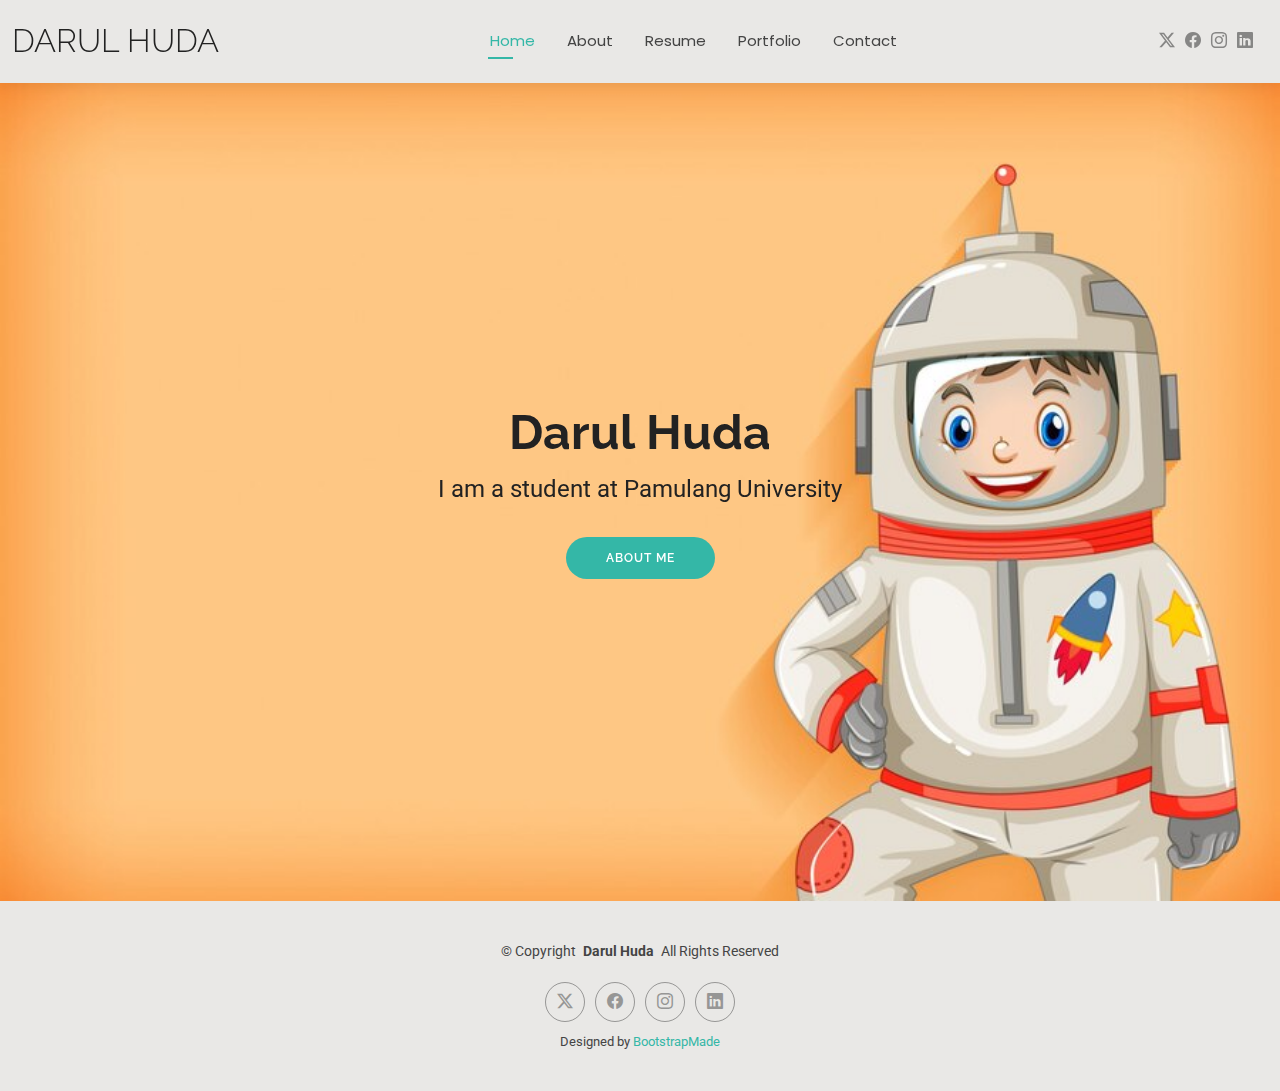
<file: index.html>
<!DOCTYPE html>
<html lang="en">

<head>
  <meta charset="utf-8">
  <meta content="width=device-width, initial-scale=1.0" name="viewport">
  <title>Index - Darul Huda Bootstrap Template</title>
  <meta name="description" content="">
  <meta name="keywords" content="">

  <!-- Favicons -->
  <link href="assets/img/favicon.png" rel="icon">
  <link href="assets/img/apple-touch-icon.png" rel="apple-touch-icon">

  <!-- Fonts -->
  <link href="https://fonts.googleapis.com" rel="preconnect">
  <link href="https://fonts.gstatic.com" rel="preconnect" crossorigin>
  <link href="https://fonts.googleapis.com/css2?family=Roboto:ital,wght@0,100;0,300;0,400;0,500;0,700;0,900;1,100;1,300;1,400;1,500;1,700;1,900&family=Poppins:ital,wght@0,100;0,200;0,300;0,400;0,500;0,600;0,700;0,800;0,900;1,100;1,200;1,300;1,400;1,500;1,600;1,700;1,800;1,900&family=Raleway:ital,wght@0,100;0,200;0,300;0,400;0,500;0,600;0,700;0,800;0,900;1,100;1,200;1,300;1,400;1,500;1,600;1,700;1,800;1,900&display=swap" rel="stylesheet">

  <!-- Vendor CSS Files -->
  <link href="assets/vendor/bootstrap/css/bootstrap.min.css" rel="stylesheet">
  <link href="assets/vendor/bootstrap-icons/bootstrap-icons.css" rel="stylesheet">
  <link href="assets/vendor/aos/aos.css" rel="stylesheet">
  <link href="assets/vendor/swiper/swiper-bundle.min.css" rel="stylesheet">
  <link href="assets/vendor/glightbox/css/glightbox.min.css" rel="stylesheet">

  <!-- Main CSS File -->
  <link href="assets/css/main.css" rel="stylesheet">

  <!-- =======================================================
  * Template Name: Darul Huda
  * Template URL: https://bootstrapmade.com/Darul-free-bootstrap-cv-resume-html-template/
  * Updated: Aug 07 2024 with Bootstrap v5.3.3
  * Author: BootstrapMade.com
  * License: https://bootstrapmade.com/license/
  ======================================================== -->
</head>

<body class="index-page">

  <header id="header" class="header d-flex align-items-center light-background sticky-top">
    <div class="container-fluid position-relative d-flex align-items-center justify-content-between">

      <a href="index.html" class="logo d-flex align-items-center me-auto me-xl-0">
        <!-- Uncomment the line below if you also wish to use an image logo -->
        <!-- <img src="assets/img/logo.png" alt=""> -->
        <h1 class="sitename">Darul Huda</h1>
      </a>

      <nav id="navmenu" class="navmenu">
        <ul>
          <li><a href="index.html" class="active">Home</a></li>
          <li><a href="about.html">About</a></li>
          <li><a href="resume.html">Resume</a></li>
          <li><a href="portfolio.html">Portfolio</a></li>
          <li><a href="contact.html">Contact</a></li>
        </ul>
        <i class="mobile-nav-toggle d-xl-none bi bi-list"></i>
      </nav>

      <div class="header-social-links">
        <a href="#" class="twitter"><i class="bi bi-twitter-x"></i></a>
        <a href="#" class="facebook"><i class="bi bi-facebook"></i></a>
        <a href="#" class="instagram"><i class="bi bi-instagram"></i></a>
        <a href="#" class="linkedin"><i class="bi bi-linkedin"></i></a>
      </div>

    </div>
  </header>

  <main class="main">

    <!-- Hero Section -->
    <section id="hero" class="hero section">

      <img src="assets/img/hero-bg.jpg" alt="" data-aos="fade-in">

      <div class="container text-center" data-aos="zoom-out" data-aos-delay="100">
        <div class="row justify-content-center">
          <div class="col-lg-8">
            <h2>Darul Huda</h2>
            <p>I am a student at Pamulang University</p>
            <a href="about.html" class="btn-get-started">About Me</a>
          </div>
        </div>
      </div>

    </section><!-- /Hero Section -->

  </main>

  <footer id="footer" class="footer light-background">

    <div class="container">
      <div class="copyright text-center ">
        <p>© <span>Copyright</span> <strong class="px-1 sitename">Darul Huda</strong> <span>All Rights Reserved<br></span></p>
      </div>
      <div class="social-links d-flex justify-content-center">
        <a href=""><i class="bi bi-twitter-x"></i></a>
        <a href=""><i class="bi bi-facebook"></i></a>
        <a href=""><i class="bi bi-instagram"></i></a>
        <a href=""><i class="bi bi-linkedin"></i></a>
      </div>
      <div class="credits">
        <!-- All the links in the footer should remain intact. -->
        <!-- You can delete the links only if you've purchased the pro version. -->
        <!-- Licensing information: https://bootstrapmade.com/license/ -->
        <!-- Purchase the pro version with working PHP/AJAX contact form: [buy-url] -->
        Designed by <a href="https://bootstrapmade.com/">BootstrapMade</a>
      </div>
    </div>

  </footer>

  <!-- Scroll Top -->
  <a href="#" id="scroll-top" class="scroll-top d-flex align-items-center justify-content-center"><i class="bi bi-arrow-up-short"></i></a>

  <!-- Preloader -->
  <div id="preloader"></div>

  <!-- Vendor JS Files -->
  <script src="assets/vendor/bootstrap/js/bootstrap.bundle.min.js"></script>
  <script src="assets/vendor/php-email-form/validate.js"></script>
  <script src="assets/vendor/aos/aos.js"></script>
  <script src="assets/vendor/waypoints/noframework.waypoints.js"></script>
  <script src="assets/vendor/purecounter/purecounter_vanilla.js"></script>
  <script src="assets/vendor/swiper/swiper-bundle.min.js"></script>
  <script src="assets/vendor/glightbox/js/glightbox.min.js"></script>
  <script src="assets/vendor/imagesloaded/imagesloaded.pkgd.min.js"></script>
  <script src="assets/vendor/isotope-layout/isotope.pkgd.min.js"></script>

  <!-- Main JS File -->
  <script src="assets/js/main.js"></script>

</body>

</html>
</file>
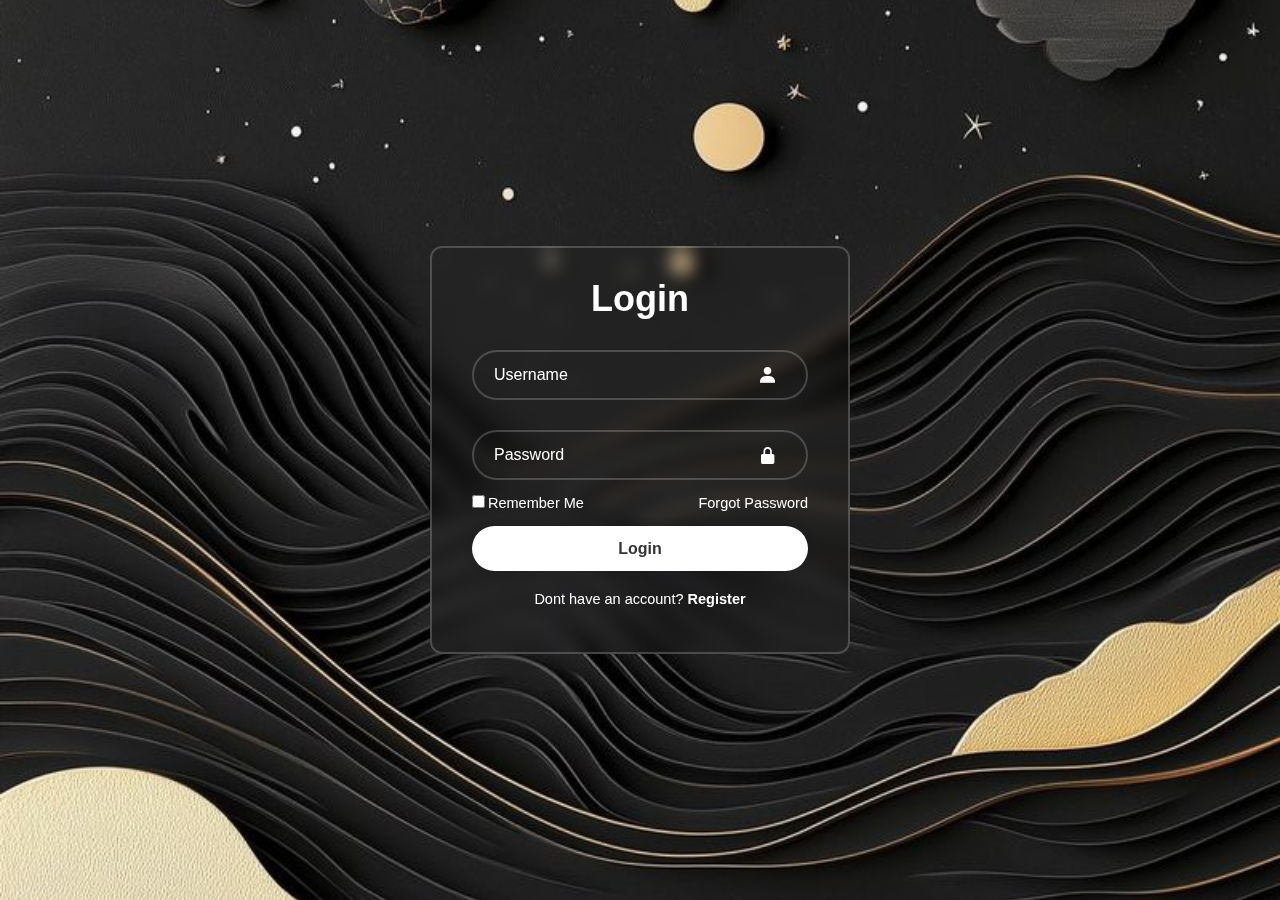
<file: forms/Form Log in/index.html>
<!DOCTYPE html>
<html lang="en">
<head>
  <meta charset="UTF-8">
  <meta name="viewport" content="width=device-width, initial-scale=1.0">
  <title>Login Form | Darul Huda </title>
  <link rel="stylesheet" href="styles.css">
  <link href='https://unpkg.com/boxicons@2.1.4/css/boxicons.min.css' rel='stylesheet'>
</head>
<body>
  <div class="wrapper">
    <form action="">
      <h1>Login</h1>
      <div class="input-box">
        <input type="text" placeholder="Username" required>
        <i class='bx bxs-user'></i>
      </div>
      <div class="input-box">
        <input type="password" placeholder="Password" required>
        <i class='bx bxs-lock-alt' ></i>
      </div>
      <div class="remember-forgot">
        <label><input type="checkbox">Remember Me</label>
        <a href="#">Forgot Password</a>
      </div>
      <button type="submit" class="btn">Login</button>
      <div class="register-link">
        <p>Dont have an account? <a href="#">Register</a></p>
      </div>
    </form>
  </div>
</body>
</html>
</file>
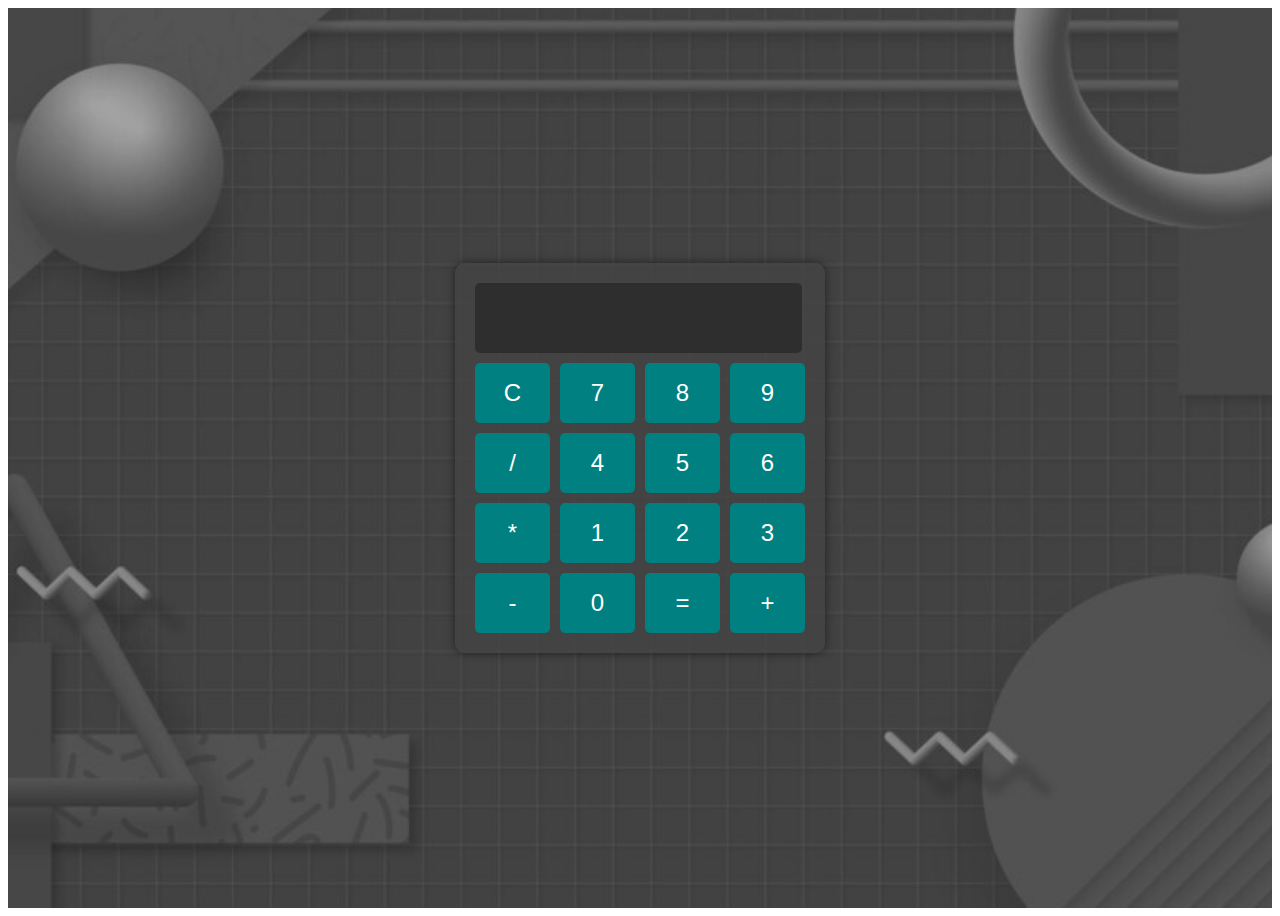
<file: forms/Kalkulator/index.html>
<!DOCTYPE html>
<html lang="id">
<head>
    <meta charset="UTF-8">
    <meta name="viewport" content="width=device-width, initial-scale=1.0">
    <title>Kalkulator Sederhana</title>
    <link rel="stylesheet" href="styles.css">
</head>
<body>
    <div class="background"></div> <!-- Elemen untuk latar belakang -->
    <div class="calculator">
        <input type="text" id="result" disabled>
        <div class="buttons">
            <button onclick="clearResult()">C</button>
            <button onclick="appendToResult('7')">7</button>
            <button onclick="appendToResult('8')">8</button>
            <button onclick="appendToResult('9')">9</button>
            <button onclick="appendToResult('/')">/</button>
            <button onclick="appendToResult('4')">4</button>
            <button onclick="appendToResult('5')">5</button>
            <button onclick="appendToResult('6')">6</button>
            <button onclick="appendToResult('*')">*</button>
            <button onclick="appendToResult('1')">1</button>
            <button onclick="appendToResult('2')">2</button>
            <button onclick="appendToResult('3')">3</button>
            <button onclick="appendToResult('-')">-</button>
            <button onclick="appendToResult('0')">0</button>
            <button onclick="calculateResult()">=</button>
            <button onclick="appendToResult('+')">+</button>
        </div>
    </div>

    <script src="script.js"></script>
</body>
</html>
</file>
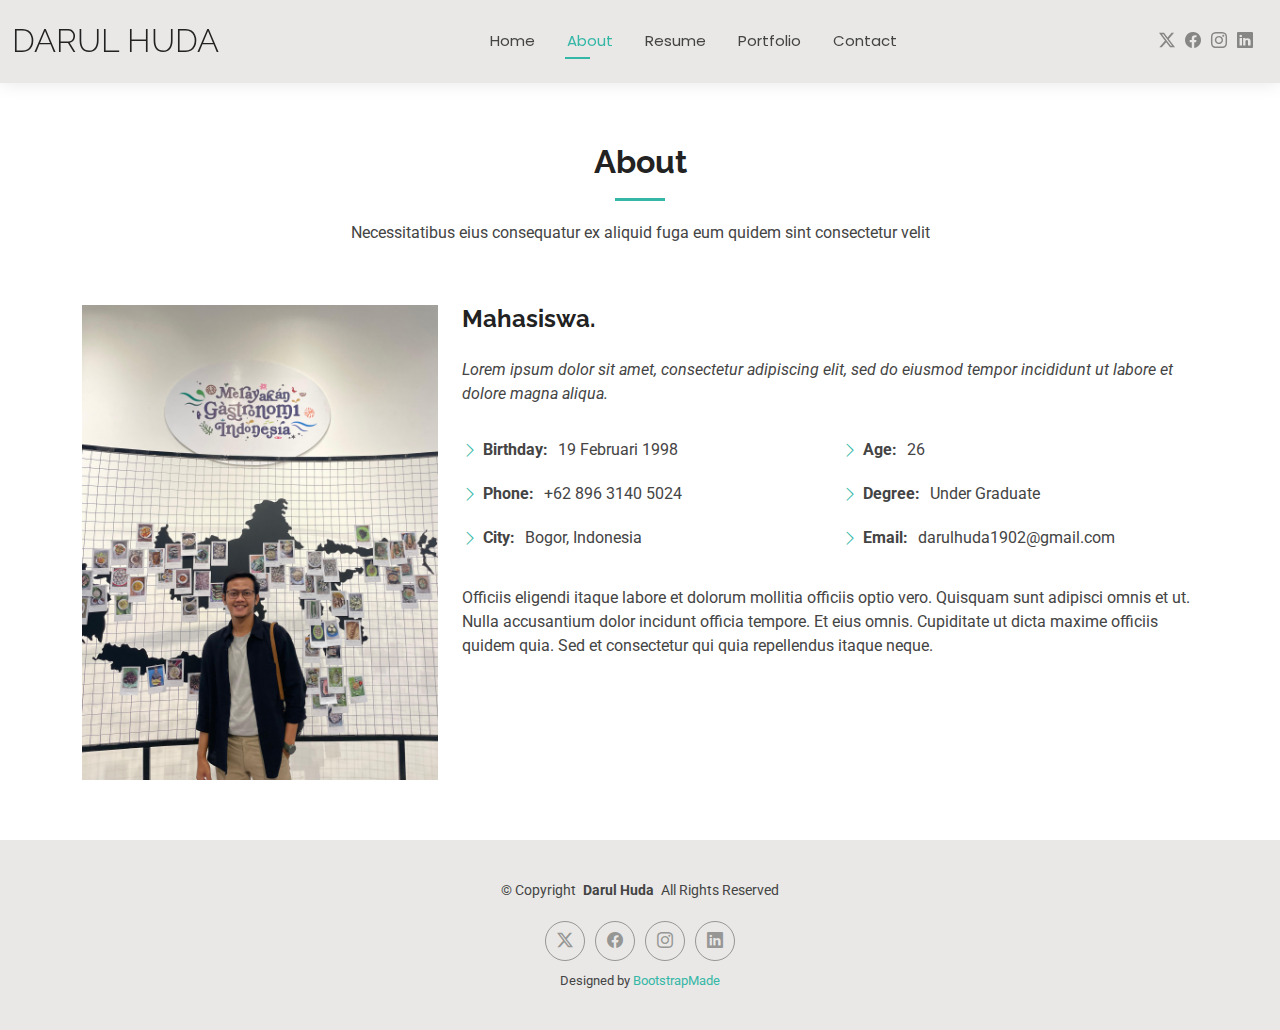
<file: about.html>
<!DOCTYPE html>
<html lang="en">

<head>
  <meta charset="utf-8">
  <meta content="width=device-width, initial-scale=1.0" name="viewport">
  <title>About - Darul Huda Bootstrap Template</title>
  <meta name="description" content="">
  <meta name="keywords" content="">

  <!-- Favicons -->
  <link href="assets/img/favicon.png" rel="icon">
  <link href="assets/img/apple-touch-icon.png" rel="apple-touch-icon">

  <!-- Fonts -->
  <link href="https://fonts.googleapis.com" rel="preconnect">
  <link href="https://fonts.gstatic.com" rel="preconnect" crossorigin>
  <link href="https://fonts.googleapis.com/css2?family=Roboto:ital,wght@0,100;0,300;0,400;0,500;0,700;0,900;1,100;1,300;1,400;1,500;1,700;1,900&family=Poppins:ital,wght@0,100;0,200;0,300;0,400;0,500;0,600;0,700;0,800;0,900;1,100;1,200;1,300;1,400;1,500;1,600;1,700;1,800;1,900&family=Raleway:ital,wght@0,100;0,200;0,300;0,400;0,500;0,600;0,700;0,800;0,900;1,100;1,200;1,300;1,400;1,500;1,600;1,700;1,800;1,900&display=swap" rel="stylesheet">

  <!-- Vendor CSS Files -->
  <link href="assets/vendor/bootstrap/css/bootstrap.min.css" rel="stylesheet">
  <link href="assets/vendor/bootstrap-icons/bootstrap-icons.css" rel="stylesheet">
  <link href="assets/vendor/aos/aos.css" rel="stylesheet">
  <link href="assets/vendor/swiper/swiper-bundle.min.css" rel="stylesheet">
  <link href="assets/vendor/glightbox/css/glightbox.min.css" rel="stylesheet">

  <!-- Main CSS File -->
  <link href="assets/css/main.css" rel="stylesheet">

  <!-- =======================================================
  * Template Name: Darul Huda
  * Template URL: https://bootstrapmade.com/Darul-free-bootstrap-cv-resume-html-template/
  * Updated: Aug 07 2024 with Bootstrap v5.3.3
  * Author: BootstrapMade.com
  * License: https://bootstrapmade.com/license/
  ======================================================== -->
</head>

<body class="about-page">

  <header id="header" class="header d-flex align-items-center light-background sticky-top">
    <div class="container-fluid position-relative d-flex align-items-center justify-content-between">

      <a href="index.html" class="logo d-flex align-items-center me-auto me-xl-0">
        <!-- Uncomment the line below if you also wish to use an image logo -->
        <!-- <img src="assets/img/logo.png" alt=""> -->
        <h1 class="sitename">Darul Huda</h1>
      </a>

      <nav id="navmenu" class="navmenu">
        <ul>
          <li><a href="index.html">Home</a></li>
          <li><a href="about.html" class="active">About</a></li>
          <li><a href="resume.html">Resume</a></li>
          <li><a href="portfolio.html">Portfolio</a></li>
          <li><a href="contact.html">Contact</a></li>
        </ul>
        <i class="mobile-nav-toggle d-xl-none bi bi-list"></i>
      </nav>

      <div class="header-social-links">
        <a href="#" class="twitter"><i class="bi bi-twitter-x"></i></a>
        <a href="#" class="facebook"><i class="bi bi-facebook"></i></a>
        <a href="#" class="instagram"><i class="bi bi-instagram"></i></a>
        <a href="#" class="linkedin"><i class="bi bi-linkedin"></i></a>
      </div>

    </div>
  </header>

  <main class="main">

    <!-- About Section -->
    <section id="about" class="about section">

      <!-- Section Title -->
      <div class="container section-title" data-aos="fade-up">
        <h2>About</h2>
        <p>Necessitatibus eius consequatur ex aliquid fuga eum quidem sint consectetur velit</p>
      </div><!-- End Section Title -->

      <div class="container" data-aos="fade-up" data-aos-delay="100">

        <div class="row gy-4 justify-content-center">
          <div class="col-lg-4">
            <img src="assets/img/profile-img.jpeg" class="img-fluid" alt="">
          </div>
          <div class="col-lg-8 content">
            <h2>Mahasiswa.</h2>
            <p class="fst-italic py-3">
              Lorem ipsum dolor sit amet, consectetur adipiscing elit, sed do eiusmod tempor incididunt ut labore et dolore
              magna aliqua.
            </p>
            <div class="row">
              <div class="col-lg-6">
                <ul>
                  <li><i class="bi bi-chevron-right"></i> <strong>Birthday:</strong> <span>19 Februari 1998</span></li>
                  <li><i class="bi bi-chevron-right"></i> <strong>Phone:</strong> <span>+62 896 3140 5024</span></li>
                  <li><i class="bi bi-chevron-right"></i> <strong>City:</strong> <span>Bogor, Indonesia</span></li>
                </ul>
              </div>
              <div class="col-lg-6">
                <ul>
                  <li><i class="bi bi-chevron-right"></i> <strong>Age:</strong> <span>26</span></li>
                  <li><i class="bi bi-chevron-right"></i> <strong>Degree:</strong> <span>Under Graduate</span></li>
                  <li><i class="bi bi-chevron-right"></i> <strong>Email:</strong> <span>darulhuda1902@gmail.com</span></li>
                </ul>
              </div>
            </div>
            <p class="py-3">
              Officiis eligendi itaque labore et dolorum mollitia officiis optio vero. Quisquam sunt adipisci omnis et ut. Nulla accusantium dolor incidunt officia tempore. Et eius omnis.
              Cupiditate ut dicta maxime officiis quidem quia. Sed et consectetur qui quia repellendus itaque neque.
            </p>
          </div>
        </div>

      </div>

  </main>

  <footer id="footer" class="footer light-background">

    <div class="container">
      <div class="copyright text-center ">
        <p>© <span>Copyright</span> <strong class="px-1 sitename">Darul Huda</strong> <span>All Rights Reserved<br></span></p>
      </div>
      <div class="social-links d-flex justify-content-center">
        <a href=""><i class="bi bi-twitter-x"></i></a>
        <a href=""><i class="bi bi-facebook"></i></a>
        <a href=""><i class="bi bi-instagram"></i></a>
        <a href=""><i class="bi bi-linkedin"></i></a>
      </div>
      <div class="credits">
        <!-- All the links in the footer should remain intact. -->
        <!-- You can delete the links only if you've purchased the pro version. -->
        <!-- Licensing information: https://bootstrapmade.com/license/ -->
        <!-- Purchase the pro version with working PHP/AJAX contact form: [buy-url] -->
        Designed by <a href="https://bootstrapmade.com/">BootstrapMade</a>
      </div>
    </div>

  </footer>

  <!-- Scroll Top -->
  <a href="#" id="scroll-top" class="scroll-top d-flex align-items-center justify-content-center"><i class="bi bi-arrow-up-short"></i></a>

  <!-- Preloader -->
  <div id="preloader"></div>

  <!-- Vendor JS Files -->
  <script src="assets/vendor/bootstrap/js/bootstrap.bundle.min.js"></script>
  <script src="assets/vendor/php-email-form/validate.js"></script>
  <script src="assets/vendor/aos/aos.js"></script>
  <script src="assets/vendor/waypoints/noframework.waypoints.js"></script>
  <script src="assets/vendor/purecounter/purecounter_vanilla.js"></script>
  <script src="assets/vendor/swiper/swiper-bundle.min.js"></script>
  <script src="assets/vendor/glightbox/js/glightbox.min.js"></script>
  <script src="assets/vendor/imagesloaded/imagesloaded.pkgd.min.js"></script>
  <script src="assets/vendor/isotope-layout/isotope.pkgd.min.js"></script>

  <!-- Main JS File -->
  <script src="assets/js/main.js"></script>

</body>

</html>
</file>
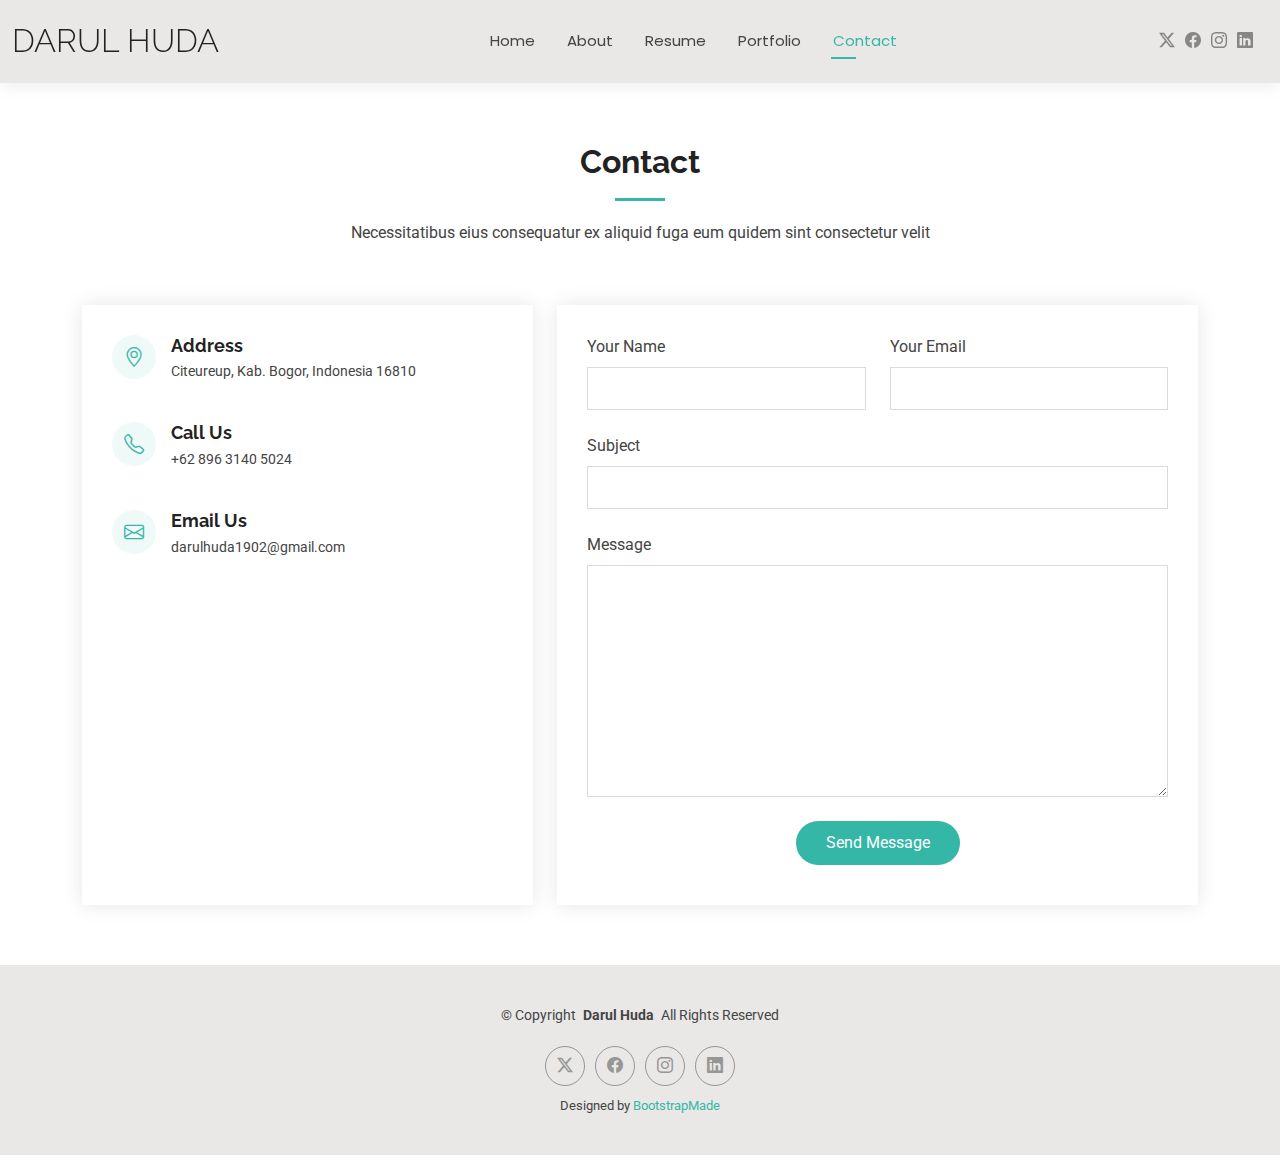
<file: contact.html>
<!DOCTYPE html>
<html lang="en">

<head>
  <meta charset="utf-8">
  <meta content="width=device-width, initial-scale=1.0" name="viewport">
  <title>Contact - Darul Bootstrap Template</title>
  <meta name="description" content="">
  <meta name="keywords" content="">

  <!-- Favicons -->
  <link href="assets/img/favicon.png" rel="icon">
  <link href="assets/img/apple-touch-icon.png" rel="apple-touch-icon">

  <!-- Fonts -->
  <link href="https://fonts.googleapis.com" rel="preconnect">
  <link href="https://fonts.gstatic.com" rel="preconnect" crossorigin>
  <link href="https://fonts.googleapis.com/css2?family=Roboto:ital,wght@0,100;0,300;0,400;0,500;0,700;0,900;1,100;1,300;1,400;1,500;1,700;1,900&family=Poppins:ital,wght@0,100;0,200;0,300;0,400;0,500;0,600;0,700;0,800;0,900;1,100;1,200;1,300;1,400;1,500;1,600;1,700;1,800;1,900&family=Raleway:ital,wght@0,100;0,200;0,300;0,400;0,500;0,600;0,700;0,800;0,900;1,100;1,200;1,300;1,400;1,500;1,600;1,700;1,800;1,900&display=swap" rel="stylesheet">

  <!-- Vendor CSS Files -->
  <link href="assets/vendor/bootstrap/css/bootstrap.min.css" rel="stylesheet">
  <link href="assets/vendor/bootstrap-icons/bootstrap-icons.css" rel="stylesheet">
  <link href="assets/vendor/aos/aos.css" rel="stylesheet">
  <link href="assets/vendor/swiper/swiper-bundle.min.css" rel="stylesheet">
  <link href="assets/vendor/glightbox/css/glightbox.min.css" rel="stylesheet">

  <!-- Main CSS File -->
  <link href="assets/css/main.css" rel="stylesheet">

  <!-- =======================================================
  * Template Name: Darul
  * Template URL: https://bootstrapmade.com/Darul-free-bootstrap-cv-resume-html-template/
  * Updated: Aug 07 2024 with Bootstrap v5.3.3
  * Author: BootstrapMade.com
  * License: https://bootstrapmade.com/license/
  ======================================================== -->
</head>

<body class="contact-page">

  <header id="header" class="header d-flex align-items-center light-background sticky-top">
    <div class="container-fluid position-relative d-flex align-items-center justify-content-between">

      <a href="index.html" class="logo d-flex align-items-center me-auto me-xl-0">
        <!-- Uncomment the line below if you also wish to use an image logo -->
        <!-- <img src="assets/img/logo.png" alt=""> -->
        <h1 class="sitename">Darul Huda</h1>
      </a>

      <nav id="navmenu" class="navmenu">
        <ul>
          <li><a href="index.html">Home</a></li>
          <li><a href="about.html">About</a></li>
          <li><a href="resume.html">Resume</a></li>
          <li><a href="portfolio.html">Portfolio</a></li>
          <li><a href="contact.html" class="active">Contact</a></li>
        </ul>
        <i class="mobile-nav-toggle d-xl-none bi bi-list"></i>
      </nav>

      <div class="header-social-links">
        <a href="#" class="twitter"><i class="bi bi-twitter-x"></i></a>
        <a href="#" class="facebook"><i class="bi bi-facebook"></i></a>
        <a href="#" class="instagram"><i class="bi bi-instagram"></i></a>
        <a href="#" class="linkedin"><i class="bi bi-linkedin"></i></a>
      </div>

    </div>
  </header>

  <main class="main">

    <!-- Contact Section -->
    <section id="contact" class="contact section">

      <!-- Section Title -->
      <div class="container section-title" data-aos="fade-up">
        <h2>Contact</h2>
        <p>Necessitatibus eius consequatur ex aliquid fuga eum quidem sint consectetur velit</p>
      </div><!-- End Section Title -->

      <div class="container" data-aos="fade-up" data-aos-delay="100">

        <div class="row gy-4">

          <div class="col-lg-5">

            <div class="info-wrap">
              <div class="info-item d-flex" data-aos="fade-up" data-aos-delay="200">
                <i class="bi bi-geo-alt flex-shrink-0"></i>
                <div>
                  <h3>Address</h3>
                  <p>Citeureup, Kab. Bogor, Indonesia 16810</p>
                </div>
              </div><!-- End Info Item -->

              <div class="info-item d-flex" data-aos="fade-up" data-aos-delay="300">
                <i class="bi bi-telephone flex-shrink-0"></i>
                <div>
                  <h3>Call Us</h3>
                  <p>+62 896 3140 5024</p>
                </div>
              </div><!-- End Info Item -->

              <div class="info-item d-flex" data-aos="fade-up" data-aos-delay="400">
                <i class="bi bi-envelope flex-shrink-0"></i>
                <div>
                  <h3>Email Us</h3>
                  <p>darulhuda1902@gmail.com</p>
                </div>
              </div><!-- End Info Item -->

              <iframe src="https://www.google.com/maps/embed?pb=!1m14!1m8!1m3!1d48389.78314118045!2d-74.006138!3d40.710059!3m2!1i1024!2i768!4f13.1!3m3!1m2!1s0x89c25a22a3bda30d%3A0xb89d1fe6bc499443!2sDowntown%20Conference%20Center!5e0!3m2!1sen!2sus!4v1676961268712!5m2!1sen!2sus" frameborder="0" style="border:0; width: 100%; height: 270px;" allowfullscreen="" loading="lazy" referrerpolicy="no-referrer-when-downgrade"></iframe>
            </div>
          </div>

          <div class="col-lg-7">
            <form action="forms/contact.php" method="post" class="php-email-form" data-aos="fade-up" data-aos-delay="200">
              <div class="row gy-4">

                <div class="col-md-6">
                  <label for="name-field" class="pb-2">Your Name</label>
                  <input type="text" name="name" id="name-field" class="form-control" required="">
                </div>

                <div class="col-md-6">
                  <label for="email-field" class="pb-2">Your Email</label>
                  <input type="email" class="form-control" name="email" id="email-field" required="">
                </div>

                <div class="col-md-12">
                  <label for="subject-field" class="pb-2">Subject</label>
                  <input type="text" class="form-control" name="subject" id="subject-field" required="">
                </div>

                <div class="col-md-12">
                  <label for="message-field" class="pb-2">Message</label>
                  <textarea class="form-control" name="message" rows="10" id="message-field" required=""></textarea>
                </div>

                <div class="col-md-12 text-center">
                  <div class="loading">Loading</div>
                  <div class="error-message"></div>
                  <div class="sent-message">Your message has been sent. Thank you!</div>

                  <button type="submit">Send Message</button>
                </div>

              </div>
            </form>
          </div><!-- End Contact Form -->

        </div>

      </div>

    </section><!-- /Contact Section -->

  </main>

  <footer id="footer" class="footer light-background">

    <div class="container">
      <div class="copyright text-center ">
        <p>© <span>Copyright</span> <strong class="px-1 sitename">Darul Huda</strong> <span>All Rights Reserved<br></span></p>
      </div>
      <div class="social-links d-flex justify-content-center">
        <a href=""><i class="bi bi-twitter-x"></i></a>
        <a href=""><i class="bi bi-facebook"></i></a>
        <a href=""><i class="bi bi-instagram"></i></a>
        <a href=""><i class="bi bi-linkedin"></i></a>
      </div>
      <div class="credits">
        <!-- All the links in the footer should remain intact. -->
        <!-- You can delete the links only if you've purchased the pro version. -->
        <!-- Licensing information: https://bootstrapmade.com/license/ -->
        <!-- Purchase the pro version with working PHP/AJAX contact form: [buy-url] -->
        Designed by <a href="https://bootstrapmade.com/">BootstrapMade</a>
      </div>
    </div>

  </footer>

  <!-- Scroll Top -->
  <a href="#" id="scroll-top" class="scroll-top d-flex align-items-center justify-content-center"><i class="bi bi-arrow-up-short"></i></a>

  <!-- Preloader -->
  <div id="preloader"></div>

  <!-- Vendor JS Files -->
  <script src="assets/vendor/bootstrap/js/bootstrap.bundle.min.js"></script>
  <script src="assets/vendor/php-email-form/validate.js"></script>
  <script src="assets/vendor/aos/aos.js"></script>
  <script src="assets/vendor/waypoints/noframework.waypoints.js"></script>
  <script src="assets/vendor/purecounter/purecounter_vanilla.js"></script>
  <script src="assets/vendor/swiper/swiper-bundle.min.js"></script>
  <script src="assets/vendor/glightbox/js/glightbox.min.js"></script>
  <script src="assets/vendor/imagesloaded/imagesloaded.pkgd.min.js"></script>
  <script src="assets/vendor/isotope-layout/isotope.pkgd.min.js"></script>

  <!-- Main JS File -->
  <script src="assets/js/main.js"></script>

</body>

</html>
</file>
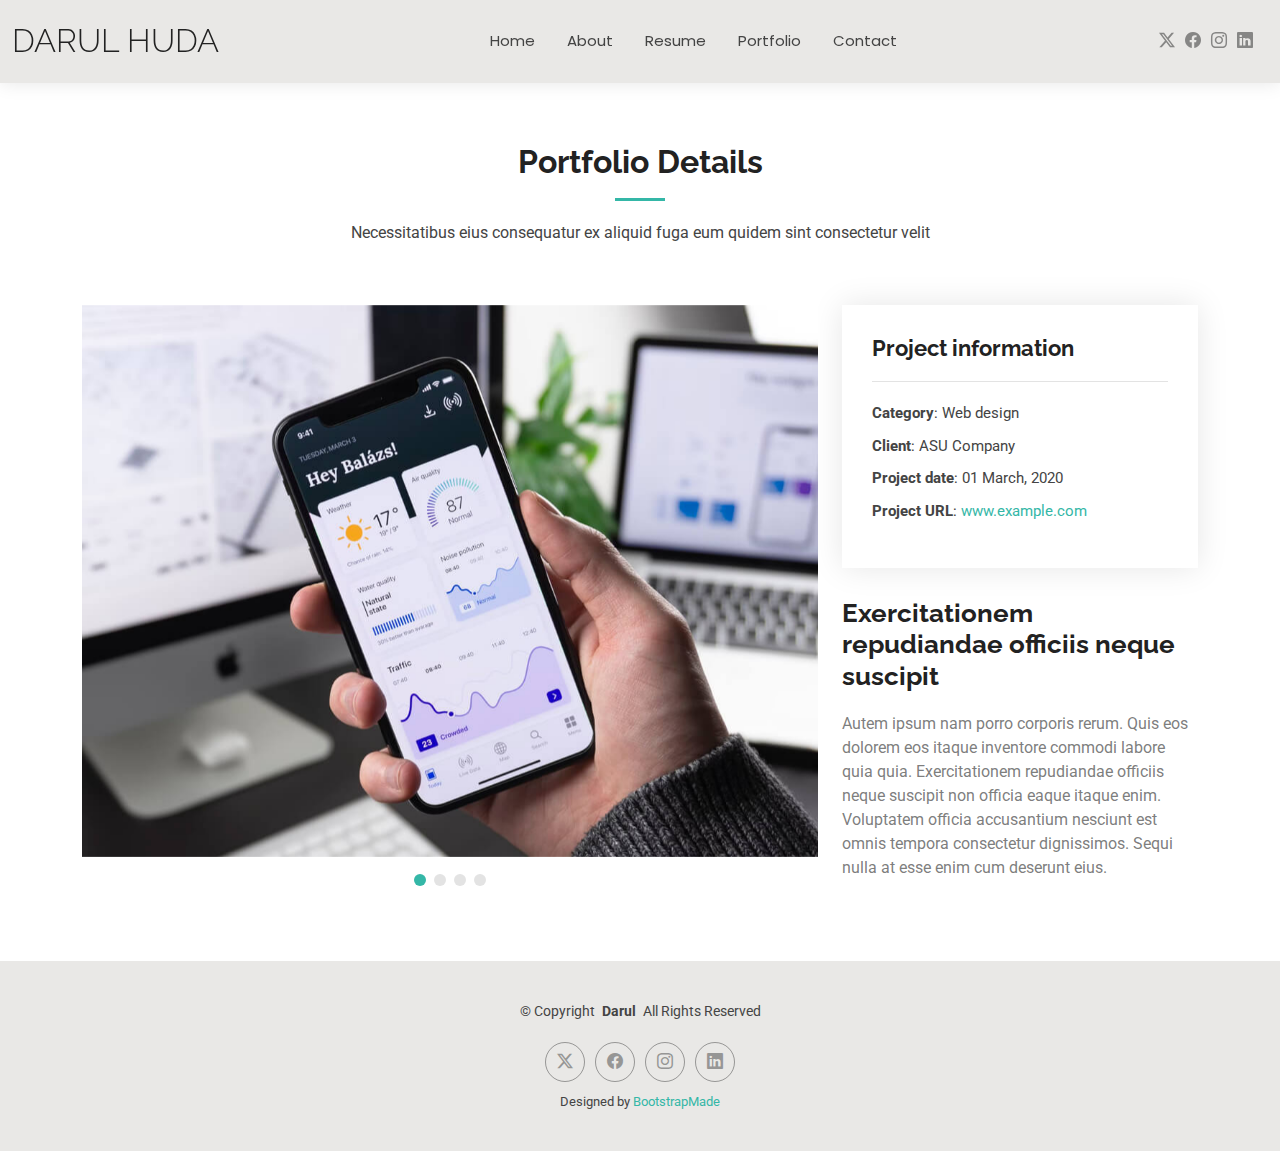
<file: portfolio-details.html>
<!DOCTYPE html>
<html lang="en">

<head>
  <meta charset="utf-8">
  <meta content="width=device-width, initial-scale=1.0" name="viewport">
  <title>Portfolio Details - Darul Bootstrap Template</title>
  <meta name="description" content="">
  <meta name="keywords" content="">

  <!-- Favicons -->
  <link href="assets/img/favicon.png" rel="icon">
  <link href="assets/img/apple-touch-icon.png" rel="apple-touch-icon">

  <!-- Fonts -->
  <link href="https://fonts.googleapis.com" rel="preconnect">
  <link href="https://fonts.gstatic.com" rel="preconnect" crossorigin>
  <link href="https://fonts.googleapis.com/css2?family=Roboto:ital,wght@0,100;0,300;0,400;0,500;0,700;0,900;1,100;1,300;1,400;1,500;1,700;1,900&family=Poppins:ital,wght@0,100;0,200;0,300;0,400;0,500;0,600;0,700;0,800;0,900;1,100;1,200;1,300;1,400;1,500;1,600;1,700;1,800;1,900&family=Raleway:ital,wght@0,100;0,200;0,300;0,400;0,500;0,600;0,700;0,800;0,900;1,100;1,200;1,300;1,400;1,500;1,600;1,700;1,800;1,900&display=swap" rel="stylesheet">

  <!-- Vendor CSS Files -->
  <link href="assets/vendor/bootstrap/css/bootstrap.min.css" rel="stylesheet">
  <link href="assets/vendor/bootstrap-icons/bootstrap-icons.css" rel="stylesheet">
  <link href="assets/vendor/aos/aos.css" rel="stylesheet">
  <link href="assets/vendor/swiper/swiper-bundle.min.css" rel="stylesheet">
  <link href="assets/vendor/glightbox/css/glightbox.min.css" rel="stylesheet">

  <!-- Main CSS File -->
  <link href="assets/css/main.css" rel="stylesheet">

  <!-- =======================================================
  * Template Name: Darul
  * Template URL: https://bootstrapmade.com/Darul-free-bootstrap-cv-resume-html-template/
  * Updated: Aug 07 2024 with Bootstrap v5.3.3
  * Author: BootstrapMade.com
  * License: https://bootstrapmade.com/license/
  ======================================================== -->
</head>

<body class="portfolio-details-page">

  <header id="header" class="header d-flex align-items-center light-background sticky-top">
    <div class="container-fluid position-relative d-flex align-items-center justify-content-between">

      <a href="index.html" class="logo d-flex align-items-center me-auto me-xl-0">
        <!-- Uncomment the line below if you also wish to use an image logo -->
        <!-- <img src="assets/img/logo.png" alt=""> -->
        <h1 class="sitename">Darul Huda</h1>
      </a>

      <nav id="navmenu" class="navmenu">
        <ul>
          <li><a href="index.html">Home</a></li>
          <li><a href="about.html">About</a></li>
          <li><a href="resume.html">Resume</a></li>
          <li><a href="portfolio.html">Portfolio</a></li>
          <li><a href="contact.html">Contact</a></li>
        </ul>
        <i class="mobile-nav-toggle d-xl-none bi bi-list"></i>
      </nav>

      <div class="header-social-links">
        <a href="#" class="twitter"><i class="bi bi-twitter-x"></i></a>
        <a href="#" class="facebook"><i class="bi bi-facebook"></i></a>
        <a href="#" class="instagram"><i class="bi bi-instagram"></i></a>
        <a href="#" class="linkedin"><i class="bi bi-linkedin"></i></a>
      </div>

    </div>
  </header>

  <main class="main">

    <!-- Portfolio Details Section -->
    <section id="portfolio-details" class="portfolio-details section">

      <!-- Section Title -->
      <div class="container section-title" data-aos="fade-up">
        <h2>Portfolio Details</h2>
        <p>Necessitatibus eius consequatur ex aliquid fuga eum quidem sint consectetur velit</p>
      </div><!-- End Section Title -->

      <div class="container" data-aos="fade-up" data-aos-delay="100">

        <div class="row gy-4">

          <div class="col-lg-8">
            <div class="portfolio-details-slider swiper init-swiper">

              <script type="application/json" class="swiper-config">
                {
                  "loop": true,
                  "speed": 600,
                  "autoplay": {
                    "delay": 5000
                  },
                  "slidesPerView": "auto",
                  "pagination": {
                    "el": ".swiper-pagination",
                    "type": "bullets",
                    "clickable": true
                  }
                }
              </script>

              <div class="swiper-wrapper align-items-center">

                <div class="swiper-slide">
                  <img src="assets/img/portfolio/app-1.jpg" alt="">
                </div>

                <div class="swiper-slide">
                  <img src="assets/img/portfolio/product-1.jpg" alt="">
                </div>

                <div class="swiper-slide">
                  <img src="assets/img/portfolio/branding-1.jpg" alt="">
                </div>

                <div class="swiper-slide">
                  <img src="assets/img/portfolio/books-1.jpg" alt="">
                </div>

              </div>
              <div class="swiper-pagination"></div>
            </div>
          </div>

          <div class="col-lg-4">
            <div class="portfolio-info" data-aos="fade-up" data-aos-delay="200">
              <h3>Project information</h3>
              <ul>
                <li><strong>Category</strong>: Web design</li>
                <li><strong>Client</strong>: ASU Company</li>
                <li><strong>Project date</strong>: 01 March, 2020</li>
                <li><strong>Project URL</strong>: <a href="#">www.example.com</a></li>
              </ul>
            </div>
            <div class="portfolio-description" data-aos="fade-up" data-aos-delay="300">
              <h2>Exercitationem repudiandae officiis neque suscipit</h2>
              <p>
                Autem ipsum nam porro corporis rerum. Quis eos dolorem eos itaque inventore commodi labore quia quia. Exercitationem repudiandae officiis neque suscipit non officia eaque itaque enim. Voluptatem officia accusantium nesciunt est omnis tempora consectetur dignissimos. Sequi nulla at esse enim cum deserunt eius.
              </p>
            </div>
          </div>

        </div>

      </div>

    </section><!-- /Portfolio Details Section -->

  </main>

  <footer id="footer" class="footer light-background">

    <div class="container">
      <div class="copyright text-center ">
        <p>© <span>Copyright</span> <strong class="px-1 sitename">Darul</strong> <span>All Rights Reserved<br></span></p>
      </div>
      <div class="social-links d-flex justify-content-center">
        <a href=""><i class="bi bi-twitter-x"></i></a>
        <a href=""><i class="bi bi-facebook"></i></a>
        <a href=""><i class="bi bi-instagram"></i></a>
        <a href=""><i class="bi bi-linkedin"></i></a>
      </div>
      <div class="credits">
        <!-- All the links in the footer should remain intact. -->
        <!-- You can delete the links only if you've purchased the pro version. -->
        <!-- Licensing information: https://bootstrapmade.com/license/ -->
        <!-- Purchase the pro version with working PHP/AJAX contact form: [buy-url] -->
        Designed by <a href="https://bootstrapmade.com/">BootstrapMade</a>
      </div>
    </div>

  </footer>

  <!-- Scroll Top -->
  <a href="#" id="scroll-top" class="scroll-top d-flex align-items-center justify-content-center"><i class="bi bi-arrow-up-short"></i></a>

  <!-- Preloader -->
  <div id="preloader"></div>

  <!-- Vendor JS Files -->
  <script src="assets/vendor/bootstrap/js/bootstrap.bundle.min.js"></script>
  <script src="assets/vendor/php-email-form/validate.js"></script>
  <script src="assets/vendor/aos/aos.js"></script>
  <script src="assets/vendor/waypoints/noframework.waypoints.js"></script>
  <script src="assets/vendor/purecounter/purecounter_vanilla.js"></script>
  <script src="assets/vendor/swiper/swiper-bundle.min.js"></script>
  <script src="assets/vendor/glightbox/js/glightbox.min.js"></script>
  <script src="assets/vendor/imagesloaded/imagesloaded.pkgd.min.js"></script>
  <script src="assets/vendor/isotope-layout/isotope.pkgd.min.js"></script>

  <!-- Main JS File -->
  <script src="assets/js/main.js"></script>

</body>

</html>
</file>
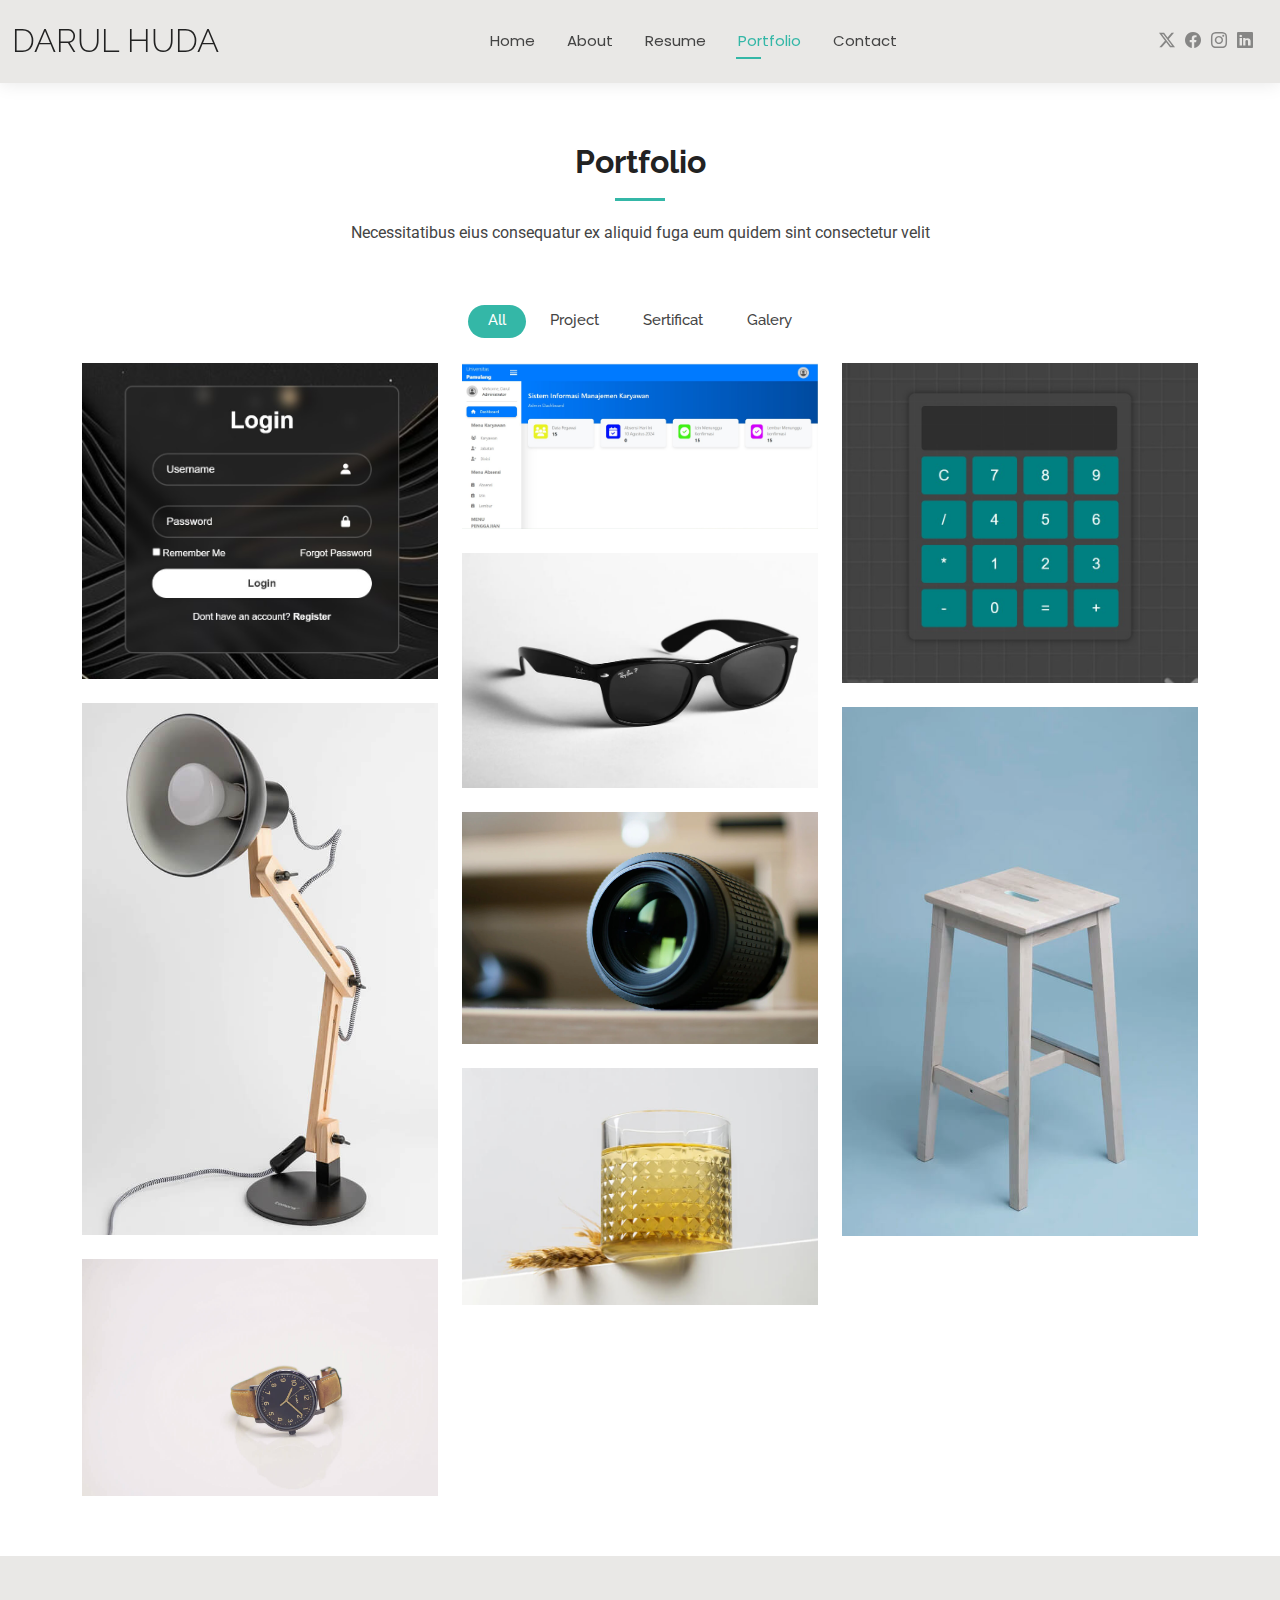
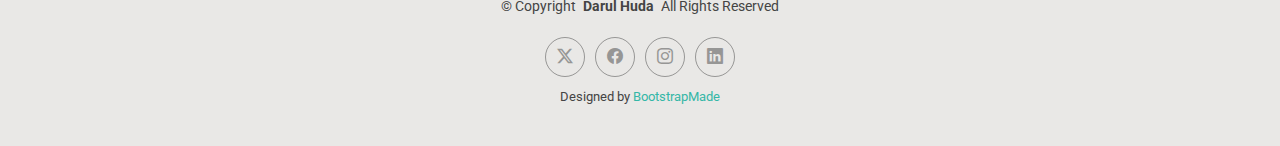
<file: portfolio.html>
<!DOCTYPE html>
<html lang="en">

<head>
  <meta charset="utf-8">
  <meta content="width=device-width, initial-scale=1.0" name="viewport">
  <title>Portfolio - Darul Bootstrap Template</title>
  <meta name="description" content="">
  <meta name="keywords" content="">

  <!-- Favicons -->
  <link href="assets/img/favicon.png" rel="icon">
  <link href="assets/img/apple-touch-icon.png" rel="apple-touch-icon">

  <!-- Fonts -->
  <link href="https://fonts.googleapis.com" rel="preconnect">
  <link href="https://fonts.gstatic.com" rel="preconnect" crossorigin>
  <link href="https://fonts.googleapis.com/css2?family=Roboto:ital,wght@0,100;0,300;0,400;0,500;0,700;0,900;1,100;1,300;1,400;1,500;1,700;1,900&family=Poppins:ital,wght@0,100;0,200;0,300;0,400;0,500;0,600;0,700;0,800;0,900;1,100;1,200;1,300;1,400;1,500;1,600;1,700;1,800;1,900&family=Raleway:ital,wght@0,100;0,200;0,300;0,400;0,500;0,600;0,700;0,800;0,900;1,100;1,200;1,300;1,400;1,500;1,600;1,700;1,800;1,900&display=swap" rel="stylesheet">

  <!-- Vendor CSS Files -->
  <link href="assets/vendor/bootstrap/css/bootstrap.min.css" rel="stylesheet">
  <link href="assets/vendor/bootstrap-icons/bootstrap-icons.css" rel="stylesheet">
  <link href="assets/vendor/aos/aos.css" rel="stylesheet">
  <link href="assets/vendor/swiper/swiper-bundle.min.css" rel="stylesheet">
  <link href="assets/vendor/glightbox/css/glightbox.min.css" rel="stylesheet">

  <!-- Main CSS File -->
  <link href="assets/css/main.css" rel="stylesheet">

  <!-- =======================================================
  * Template Name: Darul
  * Template URL: https://bootstrapmade.com/Darul-free-bootstrap-cv-resume-html-template/
  * Updated: Aug 07 2024 with Bootstrap v5.3.3
  * Author: BootstrapMade.com
  * License: https://bootstrapmade.com/license/
  ======================================================== -->
</head>

<body class="portfolio-page">

  <header id="header" class="header d-flex align-items-center light-background sticky-top">
    <div class="container-fluid position-relative d-flex align-items-center justify-content-between">

      <a href="index.html" class="logo d-flex align-items-center me-auto me-xl-0">
        <!-- Uncomment the line below if you also wish to use an image logo -->
        <!-- <img src="assets/img/logo.png" alt=""> -->
        <h1 class="sitename">Darul Huda</h1>
      </a>

      <nav id="navmenu" class="navmenu">
        <ul>
          <li><a href="index.html">Home</a></li>
          <li><a href="about.html">About</a></li>
          <li><a href="resume.html">Resume</a></li>
          <li><a href="portfolio.html" class="active">Portfolio</a></li>
          <li><a href="contact.html">Contact</a></li>
        </ul>
        <i class="mobile-nav-toggle d-xl-none bi bi-list"></i>
      </nav>

      <div class="header-social-links">
        <a href="#" class="twitter"><i class="bi bi-twitter-x"></i></a>
        <a href="#" class="facebook"><i class="bi bi-facebook"></i></a>
        <a href="#" class="instagram"><i class="bi bi-instagram"></i></a>
        <a href="#" class="linkedin"><i class="bi bi-linkedin"></i></a>
      </div>

    </div>
  </header>

  <main class="main">

    <!-- Portfolio Section -->
    <section id="portfolio" class="portfolio section">

      <!-- Section Title -->
      <div class="container section-title" data-aos="fade-up">
        <h2>Portfolio</h2>
        <p>Necessitatibus eius consequatur ex aliquid fuga eum quidem sint consectetur velit</p>
      </div><!-- End Section Title -->

      <div class="container">

        <div class="isotope-layout" data-default-filter="*" data-layout="masonry" data-sort="original-order">

          <ul class="portfolio-filters isotope-filters" data-aos="fade-up" data-aos-delay="100">
            <li data-filter="*" class="filter-active">All</li>
            <li data-filter=".filter-Project">Project</li>
            <li data-filter=".filter-product">Sertificat</li>
            <li data-filter=".filter-branding">Galery</li>
          </ul><!-- End Portfolio Filters -->

          <div class="row gy-4 isotope-container" data-aos="fade-up" data-aos-delay="200">

            <div class="col-lg-4 col-md-6 portfolio-item isotope-item filter-Project">
              <img src="assets/img/masonry-portfolio/LOGIN.jpg" class="img-fluid" alt="">
              <div class="portfolio-info">
                <h4>Form Login</h4>
                <a href="assets/img/masonry-portfolio/LOGIN.jpg" title="Project 1" data-gallery="portfolio-gallery-Project" class="glightbox preview-link"><i class="bi bi-zoom-in"></i></a>
                <a href="forms/Form Log in/index.html" target="_blank" title="More Details" class="details-link"><i class="bi bi-link-45deg"></i></a>
              </div>
            </div><!-- End Portfolio Item -->

            <div class="col-lg-4 col-md-6 portfolio-item isotope-item filter-Project">
              <img src="assets/img/masonry-portfolio/dashboard.jpg" class="img-fluid" alt="">
              <div class="portfolio-info">
                <h4>Dashboard</h4>
                <a href="assets/img/masonry-portfolio/dashboard.jpg" title="Product 1" data-gallery="portfolio-gallery-product" class="glightbox preview-link"><i class="bi bi-zoom-in"></i></a>
                <a href="forms/DASHBOARD/index.html" target="_blank" title="More Details" class="details-link"><i class="bi bi-link-45deg"></i></a>
              </div>
            </div><!-- End Portfolio Item -->

            <div class="col-lg-4 col-md-6 portfolio-item isotope-item filter-Project">
              <img src="assets/img/masonry-portfolio/kalkulator.jpg" class="img-fluid" alt="">
              <div class="portfolio-info">
                <h4>Kalkulator</h4>
                <a href="assets/img/masonry-portfolio/kalkulator.jpg" title="Branding 1" data-gallery="portfolio-gallery-branding" class="glightbox preview-link"><i class="bi bi-zoom-in"></i></a>
                <a href="forms/Kalkulator/index.html" target="_blank" title="More Details" class="details-link"><i class="bi bi-link-45deg"></i></a>
              </div>
            </div><!-- End Portfolio Item -->

            <div class="col-lg-4 col-md-6 portfolio-item isotope-item filter-Project">
              <img src="assets/img/masonry-portfolio/masonry-portfolio-4.jpg" class="img-fluid" alt="">
              <div class="portfolio-info">
                <h4>Project 2</h4>
                <p>Lorem ipsum, dolor sit</p>
                <a href="assets/img/masonry-portfolio/masonry-portfolio-4.jpg" title="Project 2" data-gallery="portfolio-gallery-Project" class="glightbox preview-link"><i class="bi bi-zoom-in"></i></a>
                <a href="portfolio-details.html" title="More Details" class="details-link"><i class="bi bi-link-45deg"></i></a>
              </div>
            </div><!-- End Portfolio Item -->

            <div class="col-lg-4 col-md-6 portfolio-item isotope-item filter-product">
              <img src="assets/img/masonry-portfolio/masonry-portfolio-5.jpg" class="img-fluid" alt="">
              <div class="portfolio-info">
                <h4>Product 2</h4>
                <p>Lorem ipsum, dolor sit</p>
                <a href="assets/img/masonry-portfolio/masonry-portfolio-5.jpg" title="Product 2" data-gallery="portfolio-gallery-product" class="glightbox preview-link"><i class="bi bi-zoom-in"></i></a>
                <a href="portfolio-details.html" title="More Details" class="details-link"><i class="bi bi-link-45deg"></i></a>
              </div>
            </div><!-- End Portfolio Item -->

            <div class="col-lg-4 col-md-6 portfolio-item isotope-item filter-branding">
              <img src="assets/img/masonry-portfolio/masonry-portfolio-6.jpg" class="img-fluid" alt="">
              <div class="portfolio-info">
                <h4>Branding 2</h4>
                <p>Lorem ipsum, dolor sit</p>
                <a href="assets/img/masonry-portfolio/masonry-portfolio-6.jpg" title="Branding 2" data-gallery="portfolio-gallery-branding" class="glightbox preview-link"><i class="bi bi-zoom-in"></i></a>
                <a href="portfolio-details.html" title="More Details" class="details-link"><i class="bi bi-link-45deg"></i></a>
              </div>
            </div><!-- End Portfolio Item -->

            <div class="col-lg-4 col-md-6 portfolio-item isotope-item filter-Project">
              <img src="assets/img/masonry-portfolio/masonry-portfolio-7.jpg" class="img-fluid" alt="">
              <div class="portfolio-info">
                <h4>Project 3</h4>
                <p>Lorem ipsum, dolor sit</p>
                <a href="assets/img/masonry-portfolio/masonry-portfolio-7.jpg" title="Project 3" data-gallery="portfolio-gallery-aProject" class="glightbox preview-link"><i class="bi bi-zoom-in"></i></a>
                <a href="portfolio-details.html" title="More Details" class="details-link"><i class="bi bi-link-45deg"></i></a>
              </div>
            </div><!-- End Portfolio Item -->

            <div class="col-lg-4 col-md-6 portfolio-item isotope-item filter-product">
              <img src="assets/img/masonry-portfolio/masonry-portfolio-8.jpg" class="img-fluid" alt="">
              <div class="portfolio-info">
                <h4>Product 3</h4>
                <p>Lorem ipsum, dolor sit</p>
                <a href="assets/img/masonry-portfolio/masonry-portfolio-8.jpg" title="Product 3" data-gallery="portfolio-gallery-product" class="glightbox preview-link"><i class="bi bi-zoom-in"></i></a>
                <a href="portfolio-details.html" title="More Details" class="details-link"><i class="bi bi-link-45deg"></i></a>
              </div>
            </div><!-- End Portfolio Item -->

            <div class="col-lg-4 col-md-6 portfolio-item isotope-item filter-branding">
              <img src="assets/img/masonry-portfolio/masonry-portfolio-9.jpg" class="img-fluid" alt="">
              <div class="portfolio-info">
                <h4>Branding 3</h4>
                <p>Lorem ipsum, dolor sit</p>
                <a href="assets/img/masonry-portfolio/masonry-portfolio-9.jpg" title="Branding 2" data-gallery="portfolio-gallery-branding" class="glightbox preview-link"><i class="bi bi-zoom-in"></i></a>
                <a href="portfolio-details.html" title="More Details" class="details-link"><i class="bi bi-link-45deg"></i></a>
              </div>
            </div><!-- End Portfolio Item -->

          </div><!-- End Portfolio Container -->

        </div>

      </div>

    </section><!-- /Portfolio Section -->

  </main>

  <footer id="footer" class="footer light-background">

    <div class="container">
      <div class="copyright text-center ">
        <p>© <span>Copyright</span> <strong class="px-1 sitename">Darul Huda</strong> <span>All Rights Reserved<br></span></p>
      </div>
      <div class="social-links d-flex justify-content-center">
        <a href=""><i class="bi bi-twitter-x"></i></a>
        <a href=""><i class="bi bi-facebook"></i></a>
        <a href=""><i class="bi bi-instagram"></i></a>
        <a href=""><i class="bi bi-linkedin"></i></a>
      </div>
      <div class="credits">
        <!-- All the links in the footer should remain intact. -->
        <!-- You can delete the links only if you've purchased the pro version. -->
        <!-- Licensing information: https://bootstrapmade.com/license/ -->
        <!-- Purchase the pro version with working PHP/AJAX contact form: [buy-url] -->
        Designed by <a href="https://bootstrapmade.com/">BootstrapMade</a>
      </div>
    </div>

  </footer>

  <!-- Scroll Top -->
  <a href="#" id="scroll-top" class="scroll-top d-flex align-items-center justify-content-center"><i class="bi bi-arrow-up-short"></i></a>

  <!-- Preloader -->
  <div id="preloader"></div>

  <!-- Vendor JS Files -->
  <script src="assets/vendor/bootstrap/js/bootstrap.bundle.min.js"></script>
  <script src="assets/vendor/php-email-form/validate.js"></script>
  <script src="assets/vendor/aos/aos.js"></script>
  <script src="assets/vendor/waypoints/noframework.waypoints.js"></script>
  <script src="assets/vendor/purecounter/purecounter_vanilla.js"></script>
  <script src="assets/vendor/swiper/swiper-bundle.min.js"></script>
  <script src="assets/vendor/glightbox/js/glightbox.min.js"></script>
  <script src="assets/vendor/imagesloaded/imagesloaded.pkgd.min.js"></script>
  <script src="assets/vendor/isotope-layout/isotope.pkgd.min.js"></script>

  <!-- Main JS File -->
  <script src="assets/js/main.js"></script>

</body>

</html>
</file>
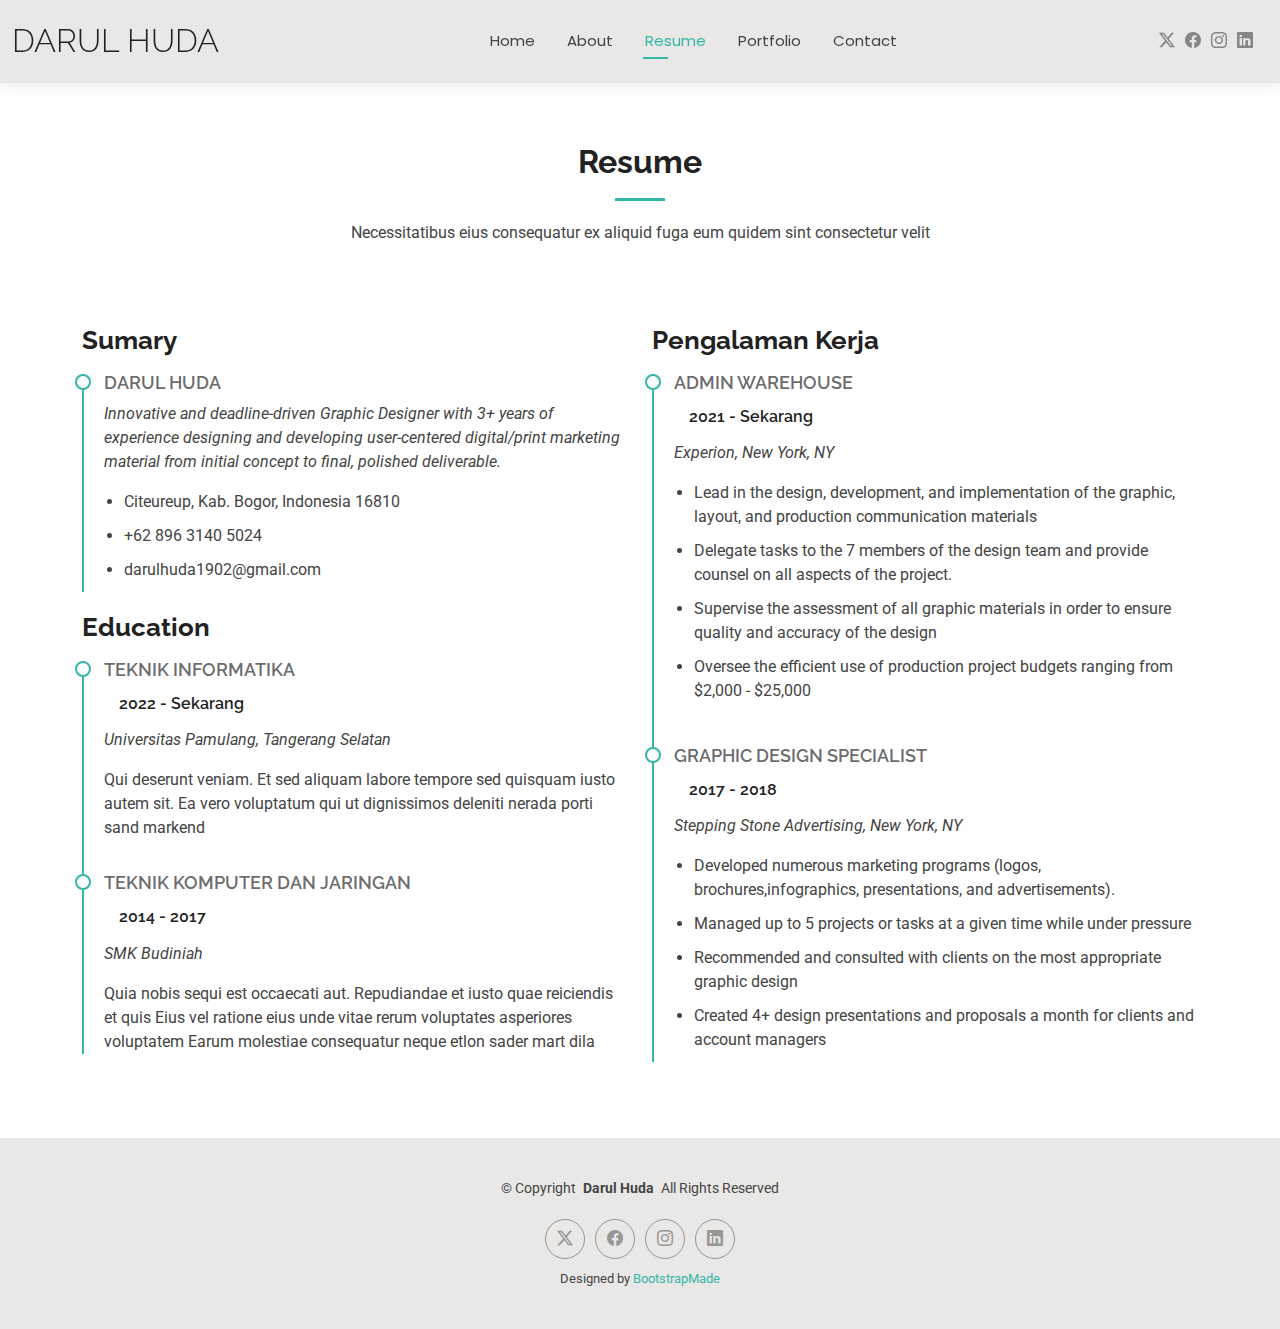
<file: resume.html>
<!DOCTYPE html>
<html lang="en">

<head>
  <meta charset="utf-8">
  <meta content="width=device-width, initial-scale=1.0" name="viewport">
  <title>Resume - Darul Bootstrap Template</title>
  <meta name="description" content="">
  <meta name="keywords" content="">

  <!-- Favicons -->
  <link href="assets/img/favicon.png" rel="icon">
  <link href="assets/img/apple-touch-icon.png" rel="apple-touch-icon">

  <!-- Fonts -->
  <link href="https://fonts.googleapis.com" rel="preconnect">
  <link href="https://fonts.gstatic.com" rel="preconnect" crossorigin>
  <link href="https://fonts.googleapis.com/css2?family=Roboto:ital,wght@0,100;0,300;0,400;0,500;0,700;0,900;1,100;1,300;1,400;1,500;1,700;1,900&family=Poppins:ital,wght@0,100;0,200;0,300;0,400;0,500;0,600;0,700;0,800;0,900;1,100;1,200;1,300;1,400;1,500;1,600;1,700;1,800;1,900&family=Raleway:ital,wght@0,100;0,200;0,300;0,400;0,500;0,600;0,700;0,800;0,900;1,100;1,200;1,300;1,400;1,500;1,600;1,700;1,800;1,900&display=swap" rel="stylesheet">

  <!-- Vendor CSS Files -->
  <link href="assets/vendor/bootstrap/css/bootstrap.min.css" rel="stylesheet">
  <link href="assets/vendor/bootstrap-icons/bootstrap-icons.css" rel="stylesheet">
  <link href="assets/vendor/aos/aos.css" rel="stylesheet">
  <link href="assets/vendor/swiper/swiper-bundle.min.css" rel="stylesheet">
  <link href="assets/vendor/glightbox/css/glightbox.min.css" rel="stylesheet">

  <!-- Main CSS File -->
  <link href="assets/css/main.css" rel="stylesheet">

  <!-- =======================================================
  * Template Name: Darul
  * Template URL: https://bootstrapmade.com/Darul-free-bootstrap-cv-resume-html-template/
  * Updated: Aug 07 2024 with Bootstrap v5.3.3
  * Author: BootstrapMade.com
  * License: https://bootstrapmade.com/license/
  ======================================================== -->
</head>

<body class="resume-page">

  <header id="header" class="header d-flex align-items-center light-background sticky-top">
    <div class="container-fluid position-relative d-flex align-items-center justify-content-between">

      <a href="index.html" class="logo d-flex align-items-center me-auto me-xl-0">
        <!-- Uncomment the line below if you also wish to use an image logo -->
        <!-- <img src="assets/img/logo.png" alt=""> -->
        <h1 class="sitename">Darul Huda</h1>
      </a>

      <nav id="navmenu" class="navmenu">
        <ul>
          <li><a href="index.html">Home</a></li>
          <li><a href="about.html">About</a></li>
          <li><a href="resume.html" class="active">Resume</a></li>
          <li><a href="portfolio.html">Portfolio</a></li>
          <li><a href="contact.html">Contact</a></li>
        </ul>
        <i class="mobile-nav-toggle d-xl-none bi bi-list"></i>
      </nav>

      <div class="header-social-links">
        <a href="#" class="twitter"><i class="bi bi-twitter-x"></i></a>
        <a href="#" class="facebook"><i class="bi bi-facebook"></i></a>
        <a href="#" class="instagram"><i class="bi bi-instagram"></i></a>
        <a href="#" class="linkedin"><i class="bi bi-linkedin"></i></a>
      </div>

    </div>
  </header>

  <main class="main">

    <!-- Resume Section -->
    <section id="resume" class="resume section">

      <!-- Section Title -->
      <div class="container section-title" data-aos="fade-up">
        <h2>Resume</h2>
        <p>Necessitatibus eius consequatur ex aliquid fuga eum quidem sint consectetur velit</p>
      </div><!-- End Section Title -->

      <div class="container">

        <div class="row">

          <div class="col-lg-6" data-aos="fade-up" data-aos-delay="100">
            <h3 class="resume-title">Sumary</h3>

            <div class="resume-item pb-0">
              <h4>Darul Huda</h4>
              <p><em>Innovative and deadline-driven Graphic Designer with 3+ years of experience designing and developing user-centered digital/print marketing material from initial concept to final, polished deliverable.</em></p>
              <ul>
                <li>Citeureup, Kab. Bogor, Indonesia 16810</li>
                <li>+62 896 3140 5024</li>
                <li>darulhuda1902@gmail.com</li>
              </ul>
            </div><!-- Edn Resume Item -->

            <h3 class="resume-title">Education</h3>
            <div class="resume-item">
              <h4>Teknik Informatika</h4>
              <h5>2022 - Sekarang</h5>
              <p><em>Universitas Pamulang, Tangerang Selatan</em></p>
              <p>Qui deserunt veniam. Et sed aliquam labore tempore sed quisquam iusto autem sit. Ea vero voluptatum qui ut dignissimos deleniti nerada porti sand markend</p>
            </div><!-- Edn Resume Item -->

            <div class="resume-item">
              <h4>Teknik Komputer dan Jaringan</h4>
              <h5>2014 - 2017</h5>
              <p><em>SMK Budiniah</em></p>
              <p>Quia nobis sequi est occaecati aut. Repudiandae et iusto quae reiciendis et quis Eius vel ratione eius unde vitae rerum voluptates asperiores voluptatem Earum molestiae consequatur neque etlon sader mart dila</p>
            </div><!-- Edn Resume Item -->

          </div>

          <div class="col-lg-6" data-aos="fade-up" data-aos-delay="200">
            <h3 class="resume-title">Pengalaman Kerja</h3>
            <div class="resume-item">
              <h4>Admin Warehouse</h4>
              <h5>2021 - Sekarang</h5>
              <p><em>Experion, New York, NY </em></p>
              <ul>
                <li>Lead in the design, development, and implementation of the graphic, layout, and production communication materials</li>
                <li>Delegate tasks to the 7 members of the design team and provide counsel on all aspects of the project. </li>
                <li>Supervise the assessment of all graphic materials in order to ensure quality and accuracy of the design</li>
                <li>Oversee the efficient use of production project budgets ranging from $2,000 - $25,000</li>
              </ul>
            </div><!-- Edn Resume Item -->

            <div class="resume-item">
              <h4>Graphic design specialist</h4>
              <h5>2017 - 2018</h5>
              <p><em>Stepping Stone Advertising, New York, NY</em></p>
              <ul>
                <li>Developed numerous marketing programs (logos, brochures,infographics, presentations, and advertisements).</li>
                <li>Managed up to 5 projects or tasks at a given time while under pressure</li>
                <li>Recommended and consulted with clients on the most appropriate graphic design</li>
                <li>Created 4+ design presentations and proposals a month for clients and account managers</li>
              </ul>
            </div><!-- Edn Resume Item -->

          </div>

        </div>

      </div>

    </section><!-- /Resume Section -->

  </main>

  <footer id="footer" class="footer light-background">

    <div class="container">
      <div class="copyright text-center ">
        <p>© <span>Copyright</span> <strong class="px-1 sitename">Darul Huda</strong> <span>All Rights Reserved<br></span></p>
      </div>
      <div class="social-links d-flex justify-content-center">
        <a href=""><i class="bi bi-twitter-x"></i></a>
        <a href=""><i class="bi bi-facebook"></i></a>
        <a href=""><i class="bi bi-instagram"></i></a>
        <a href=""><i class="bi bi-linkedin"></i></a>
      </div>
      <div class="credits">
        <!-- All the links in the footer should remain intact. -->
        <!-- You can delete the links only if you've purchased the pro version. -->
        <!-- Licensing information: https://bootstrapmade.com/license/ -->
        <!-- Purchase the pro version with working PHP/AJAX contact form: [buy-url] -->
        Designed by <a href="https://bootstrapmade.com/">BootstrapMade</a>
      </div>
    </div>

  </footer>

  <!-- Scroll Top -->
  <a href="#" id="scroll-top" class="scroll-top d-flex align-items-center justify-content-center"><i class="bi bi-arrow-up-short"></i></a>

  <!-- Preloader -->
  <div id="preloader"></div>

  <!-- Vendor JS Files -->
  <script src="assets/vendor/bootstrap/js/bootstrap.bundle.min.js"></script>
  <script src="assets/vendor/php-email-form/validate.js"></script>
  <script src="assets/vendor/aos/aos.js"></script>
  <script src="assets/vendor/waypoints/noframework.waypoints.js"></script>
  <script src="assets/vendor/purecounter/purecounter_vanilla.js"></script>
  <script src="assets/vendor/swiper/swiper-bundle.min.js"></script>
  <script src="assets/vendor/glightbox/js/glightbox.min.js"></script>
  <script src="assets/vendor/imagesloaded/imagesloaded.pkgd.min.js"></script>
  <script src="assets/vendor/isotope-layout/isotope.pkgd.min.js"></script>

  <!-- Main JS File -->
  <script src="assets/js/main.js"></script>

</body>

</html>
</file>
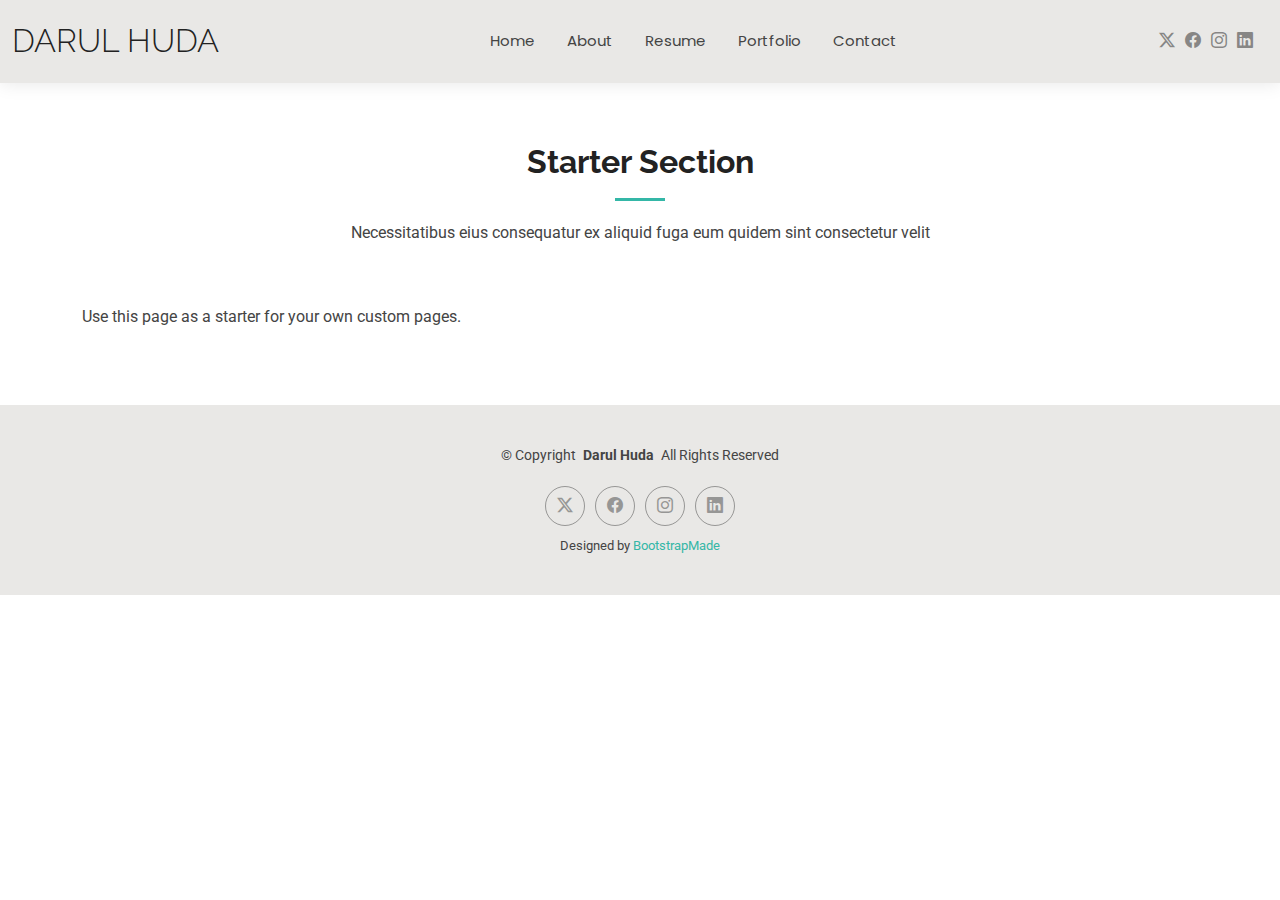
<file: starter-page.html>
<!DOCTYPE html>
<html lang="en">

<head>
  <meta charset="utf-8">
  <meta content="width=device-width, initial-scale=1.0" name="viewport">
  <title>Starter Page - Darul Bootstrap Template</title>
  <meta name="description" content="">
  <meta name="keywords" content="">

  <!-- Favicons -->
  <link href="assets/img/favicon.png" rel="icon">
  <link href="assets/img/apple-touch-icon.png" rel="apple-touch-icon">

  <!-- Fonts -->
  <link href="https://fonts.googleapis.com" rel="preconnect">
  <link href="https://fonts.gstatic.com" rel="preconnect" crossorigin>
  <link href="https://fonts.googleapis.com/css2?family=Roboto:ital,wght@0,100;0,300;0,400;0,500;0,700;0,900;1,100;1,300;1,400;1,500;1,700;1,900&family=Poppins:ital,wght@0,100;0,200;0,300;0,400;0,500;0,600;0,700;0,800;0,900;1,100;1,200;1,300;1,400;1,500;1,600;1,700;1,800;1,900&family=Raleway:ital,wght@0,100;0,200;0,300;0,400;0,500;0,600;0,700;0,800;0,900;1,100;1,200;1,300;1,400;1,500;1,600;1,700;1,800;1,900&display=swap" rel="stylesheet">

  <!-- Vendor CSS Files -->
  <link href="assets/vendor/bootstrap/css/bootstrap.min.css" rel="stylesheet">
  <link href="assets/vendor/bootstrap-icons/bootstrap-icons.css" rel="stylesheet">
  <link href="assets/vendor/aos/aos.css" rel="stylesheet">
  <link href="assets/vendor/swiper/swiper-bundle.min.css" rel="stylesheet">
  <link href="assets/vendor/glightbox/css/glightbox.min.css" rel="stylesheet">

  <!-- Main CSS File -->
  <link href="assets/css/main.css" rel="stylesheet">

  <!-- =======================================================
  * Template Name: Darul
  * Template URL: https://bootstrapmade.com/Darul-free-bootstrap-cv-resume-html-template/
  * Updated: Aug 07 2024 with Bootstrap v5.3.3
  * Author: BootstrapMade.com
  * License: https://bootstrapmade.com/license/
  ======================================================== -->
</head>

<body class="starter-page-page">

  <header id="header" class="header d-flex align-items-center light-background sticky-top">
    <div class="container-fluid position-relative d-flex align-items-center justify-content-between">

      <a href="index.html" class="logo d-flex align-items-center me-auto me-xl-0">
        <!-- Uncomment the line below if you also wish to use an image logo -->
        <!-- <img src="assets/img/logo.png" alt=""> -->
        <h1 class="sitename">Darul Huda</h1>
      </a>

      <nav id="navmenu" class="navmenu">
        <ul>
          <li><a href="index.html">Home</a></li>
          <li><a href="about.html">About</a></li>
          <li><a href="resume.html">Resume</a></li>
          <li><a href="portfolio.html">Portfolio</a></li>
          <li><a href="contact.html">Contact</a></li>
        </ul>
        <i class="mobile-nav-toggle d-xl-none bi bi-list"></i>
      </nav>

      <div class="header-social-links">
        <a href="#" class="twitter"><i class="bi bi-twitter-x"></i></a>
        <a href="#" class="facebook"><i class="bi bi-facebook"></i></a>
        <a href="#" class="instagram"><i class="bi bi-instagram"></i></a>
        <a href="#" class="linkedin"><i class="bi bi-linkedin"></i></a>
      </div>

    </div>
  </header>

  <main class="main">

    <!-- Starter Section Section -->
    <section id="starter-section" class="starter-section section">

      <!-- Section Title -->
      <div class="container section-title" data-aos="fade-up">
        <h2>Starter Section</h2>
        <p>Necessitatibus eius consequatur ex aliquid fuga eum quidem sint consectetur velit</p>
      </div><!-- End Section Title -->

      <div class="container" data-aos="fade-up">
        <p>Use this page as a starter for your own custom pages.</p>
      </div>

    </section><!-- /Starter Section Section -->

  </main>

  <footer id="footer" class="footer light-background">

    <div class="container">
      <div class="copyright text-center ">
        <p>© <span>Copyright</span> <strong class="px-1 sitename">Darul Huda</strong> <span>All Rights Reserved<br></span></p>
      </div>
      <div class="social-links d-flex justify-content-center">
        <a href=""><i class="bi bi-twitter-x"></i></a>
        <a href=""><i class="bi bi-facebook"></i></a>
        <a href=""><i class="bi bi-instagram"></i></a>
        <a href=""><i class="bi bi-linkedin"></i></a>
      </div>
      <div class="credits">
        <!-- All the links in the footer should remain intact. -->
        <!-- You can delete the links only if you've purchased the pro version. -->
        <!-- Licensing information: https://bootstrapmade.com/license/ -->
        <!-- Purchase the pro version with working PHP/AJAX contact form: [buy-url] -->
        Designed by <a href="https://bootstrapmade.com/">BootstrapMade</a>
      </div>
    </div>

  </footer>

  <!-- Scroll Top -->
  <a href="#" id="scroll-top" class="scroll-top d-flex align-items-center justify-content-center"><i class="bi bi-arrow-up-short"></i></a>

  <!-- Preloader -->
  <div id="preloader"></div>

  <!-- Vendor JS Files -->
  <script src="assets/vendor/bootstrap/js/bootstrap.bundle.min.js"></script>
  <script src="assets/vendor/php-email-form/validate.js"></script>
  <script src="assets/vendor/aos/aos.js"></script>
  <script src="assets/vendor/waypoints/noframework.waypoints.js"></script>
  <script src="assets/vendor/purecounter/purecounter_vanilla.js"></script>
  <script src="assets/vendor/swiper/swiper-bundle.min.js"></script>
  <script src="assets/vendor/glightbox/js/glightbox.min.js"></script>
  <script src="assets/vendor/imagesloaded/imagesloaded.pkgd.min.js"></script>
  <script src="assets/vendor/isotope-layout/isotope.pkgd.min.js"></script>

  <!-- Main JS File -->
  <script src="assets/js/main.js"></script>

</body>

</html>
</file>
<file: forms/Form Log in/styles.css>
*{
  margin: 0;
  padding: 0;
  box-sizing: border-box;
  font-family: "Poppins", sans-serif;
}
body{
  display: flex;
  justify-content: center;
  align-items: center;
  min-height: 100vh;
  background: url(login.jpeg) no-repeat;
  background-size: cover;
  background-position: center;
}
.wrapper{
  width: 420px;
  background: transparent;
  border: 2px solid rgba(255, 255, 255, .2);
  backdrop-filter: blur(9px);
  color: #fff;
  border-radius: 12px;
  padding: 30px 40px;
}
.wrapper h1{
  font-size: 36px;
  text-align: center;
}
.wrapper .input-box{
  position: relative;
  width: 100%;
  height: 50px;
  
  margin: 30px 0;
}
.input-box input{
  width: 100%;
  height: 100%;
  background: transparent;
  border: none;
  outline: none;
  border: 2px solid rgba(255, 255, 255, .2);
  border-radius: 40px;
  font-size: 16px;
  color: #fff;
  padding: 20px 45px 20px 20px;
}
.input-box input::placeholder{
  color: #fff;
}
.input-box i{
  position: absolute;
  right: 20px;
  top: 30%;
  transform: translate(-50%);
  font-size: 20px;

}
.wrapper .remember-forgot{
  display: flex;
  justify-content: space-between;
  font-size: 14.5px;
  margin: -15px 0 15px;
}
.remember-forgot label input{
  accent-color: #fff;
  margin-right: 3px;

}
.remember-forgot a{
  color: #fff;
  text-decoration: none;

}
.remember-forgot a:hover{
  text-decoration: underline;
}
.wrapper .btn{
  width: 100%;
  height: 45px;
  background: #fff;
  border: none;
  outline: none;
  border-radius: 40px;
  box-shadow: 0 0 10px rgba(0, 0, 0, .1);
  cursor: pointer;
  font-size: 16px;
  color: #333;
  font-weight: 600;
}
.wrapper .register-link{
  font-size: 14.5px;
  text-align: center;
  margin: 20px 0 15px;

}
.register-link p a{
  color: #fff;
  text-decoration: none;
  font-weight: 600;
}
.register-link p a:hover{
  text-decoration: underline;
}
</file>
<file: forms/Kalkulator/styles.css>
body {
    display: flex;
    justify-content: center;
    align-items: center;
    height: 100vh;
    position: relative; 
    font-family: Arial, sans-serif;
    overflow: hidden; 
}

.background {
    position: absolute;
    top: 0;
    left: 0;
    width: 100%;
    height: 100%;
    background-image: url('astron.jpg'); 
    background-size: cover; 
    background-position: center; 
    opacity: 0.9; 
    z-index: -1; 
}

.calculator {
    background-color: rgba(68, 68, 68, 0.8); 
    border-radius: 10px;
    padding: 20px;
    box-shadow: 0 0 10px rgba(0, 0, 0, 0.5);
}

#result {
    width: 93%;
    height: 50px;
    font-size: 24px;
    text-align: right;
    margin-bottom: 10px;
    padding: 10px;
    border: none;
    border-radius: 5px;
    background-color: rgba(41, 41, 41, 0.8); 
    color: #fff;
}

.buttons {
    display: grid;
    grid-template-columns: repeat(4, 1fr);
    gap: 10px;
}

button {
    height: 60px;
    font-size: 24px;
    border: none;
    border-radius: 5px;
    background-color: #008080; 
    color: #fff;
    cursor: pointer;
    transition: background-color 0.5s;
}

button:hover {
    background-color: #007777; 
}
</file>
<file: assets/css/main.css>
/**
* Template Name: Kelly
* Template URL: https://bootstrapmade.com/kelly-free-bootstrap-cv-resume-html-template/
* Updated: Aug 07 2024 with Bootstrap v5.3.3
* Author: BootstrapMade.com
* License: https://bootstrapmade.com/license/
*/

/*--------------------------------------------------------------
# Font & Color Variables
# Help: https://bootstrapmade.com/color-system/
--------------------------------------------------------------*/
/* Fonts */
:root {
  --default-font: "Roboto",  system-ui, -apple-system, "Segoe UI", Roboto, "Helvetica Neue", Arial, "Noto Sans", "Liberation Sans", sans-serif, "Apple Color Emoji", "Segoe UI Emoji", "Segoe UI Symbol", "Noto Color Emoji";
  --heading-font: "Raleway",  sans-serif;
  --nav-font: "Poppins",  sans-serif;
}

/* Global Colors - The following color variables are used throughout the website. Updating them here will change the color scheme of the entire website */
:root { 
  --background-color: #ffffff; /* Background color for the entire website, including individual sections */
  --default-color: #444444; /* Default color used for the majority of the text content across the entire website */
  --heading-color: #222222; /* Color for headings, subheadings and title throughout the website */
  --accent-color: #34b7a7; /* Accent color that represents your brand on the website. It's used for buttons, links, and other elements that need to stand out */
  --surface-color: #ffffff; /* The surface color is used as a background of boxed elements within sections, such as cards, icon boxes, or other elements that require a visual separation from the global background. */
  --contrast-color: #ffffff; /* Contrast color for text, ensuring readability against backgrounds of accent, heading, or default colors. */
}

/* Nav Menu Colors - The following color variables are used specifically for the navigation menu. They are separate from the global colors to allow for more customization options */
:root {
  --nav-color: #444444;  /* The default color of the main navmenu links */
  --nav-hover-color: #34b7a7; /* Applied to main navmenu links when they are hovered over or active */
  --nav-mobile-background-color: #ffffff; /* Used as the background color for mobile navigation menu */
  --nav-dropdown-background-color: #ffffff; /* Used as the background color for dropdown items that appear when hovering over primary navigation items */
  --nav-dropdown-color: #444444; /* Used for navigation links of the dropdown items in the navigation menu. */
  --nav-dropdown-hover-color: #34b7a7; /* Similar to --nav-hover-color, this color is applied to dropdown navigation links when they are hovered over. */
}

/* Color Presets - These classes override global colors when applied to any section or element, providing reuse of the sam color scheme. */

.light-background {
  --background-color: #e9e8e6;
  --surface-color: #ffffff;
}

.dark-background {
  --background-color: #060606;
  --default-color: #ffffff;
  --heading-color: #ffffff;
  --surface-color: #252525;
  --contrast-color: #ffffff;
}

/* Smooth scroll */
:root {
  scroll-behavior: smooth;
}

/*--------------------------------------------------------------
# General Styling & Shared Classes
--------------------------------------------------------------*/
body {
  color: var(--default-color);
  background-color: var(--background-color);
  font-family: var(--default-font);
}

a {
  color: var(--accent-color);
  text-decoration: none;
  transition: 0.3s;
}

a:hover {
  color: color-mix(in srgb, var(--accent-color), transparent 25%);
  text-decoration: none;
}

h1,
h2,
h3,
h4,
h5,
h6 {
  color: var(--heading-color);
  font-family: var(--heading-font);
}

/* PHP Email Form Messages
------------------------------*/
.php-email-form .error-message {
  display: none;
  background: #df1529;
  color: #ffffff;
  text-align: left;
  padding: 15px;
  margin-bottom: 24px;
  font-weight: 600;
}

.php-email-form .sent-message {
  display: none;
  color: #ffffff;
  background: #059652;
  text-align: center;
  padding: 15px;
  margin-bottom: 24px;
  font-weight: 600;
}

.php-email-form .loading {
  display: none;
  background: var(--surface-color);
  text-align: center;
  padding: 15px;
  margin-bottom: 24px;
}

.php-email-form .loading:before {
  content: "";
  display: inline-block;
  border-radius: 50%;
  width: 24px;
  height: 24px;
  margin: 0 10px -6px 0;
  border: 3px solid var(--accent-color);
  border-top-color: var(--surface-color);
  animation: php-email-form-loading 1s linear infinite;
}

@keyframes php-email-form-loading {
  0% {
    transform: rotate(0deg);
  }

  100% {
    transform: rotate(360deg);
  }
}

/*--------------------------------------------------------------
# Global Header
--------------------------------------------------------------*/
.header {
  color: var(--default-color);
  background-color: var(--background-color);
  padding: 15px 0;
  transition: all 0.5s;
  z-index: 997;
  box-shadow: 0px 0 18px rgba(0, 0, 0, 0.1);
}

.header .logo {
  line-height: 1;
}

.header .logo img {
  max-height: 36px;
  margin-right: 8px;
}

.header .logo h1 {
  font-size: 32px;
  margin: 0;
  font-weight: 300;
  text-transform: uppercase;
  color: var(--heading-color);
}

.header .header-social-links {
  padding-right: 15px;
}

.header .header-social-links a {
  color: color-mix(in srgb, var(--default-color), transparent 40%);
  padding-left: 6px;
  display: inline-block;
  transition: 0.3s;
  font-size: 16px;
}

.header .header-social-links a:hover {
  color: var(--accent-color);
}

.header .header-social-links a i {
  line-height: 0px;
}

@media (max-width: 1200px) {
  .header .logo {
    order: 1;
  }

  .header .header-social-links {
    order: 2;
  }

  .header .navmenu {
    order: 3;
  }
}

/*--------------------------------------------------------------
# Navigation Menu
--------------------------------------------------------------*/
/* Desktop Navigation */
@media (min-width: 1200px) {
  .navmenu {
    padding: 0;
  }

  .navmenu ul {
    margin: 0;
    padding: 0;
    display: flex;
    list-style: none;
    align-items: center;
  }

  .navmenu li {
    position: relative;
  }

  .navmenu>ul>li {
    white-space: nowrap;
    padding: 15px 14px;
  }

  .navmenu>ul>li:last-child {
    padding-right: 0;
  }

  .navmenu a,
  .navmenu a:focus {
    color: var(--nav-color);
    font-size: 15px;
    padding: 0 2px;
    font-family: var(--nav-font);
    font-weight: 400;
    display: flex;
    align-items: center;
    justify-content: space-between;
    white-space: nowrap;
    transition: 0.3s;
    position: relative;
  }

  .navmenu a i,
  .navmenu a:focus i {
    font-size: 12px;
    line-height: 0;
    margin-left: 5px;
    transition: 0.3s;
  }

  .navmenu>ul>li>a:before {
    content: "";
    position: absolute;
    height: 2px;
    bottom: -6px;
    left: 0;
    background-color: var(--nav-hover-color);
    visibility: hidden;
    width: 0px;
    transition: all 0.3s ease-in-out 0s;
  }

  .navmenu a:hover:before,
  .navmenu li:hover>a:before,
  .navmenu .active:before {
    visibility: visible;
    width: 25px;
  }

  .navmenu li:hover>a,
  .navmenu .active,
  .navmenu .active:focus {
    color: var(--nav-hover-color);
  }

  .navmenu .dropdown ul {
    margin: 0;
    padding: 10px 0;
    background: var(--nav-dropdown-background-color);
    display: block;
    position: absolute;
    visibility: hidden;
    left: 14px;
    top: 130%;
    opacity: 0;
    transition: 0.3s;
    border-radius: 4px;
    z-index: 99;
    box-shadow: 0px 0px 30px rgba(0, 0, 0, 0.1);
  }

  .navmenu .dropdown ul li {
    min-width: 200px;
  }

  .navmenu .dropdown ul a {
    padding: 10px 20px;
    font-size: 15px;
    text-transform: none;
    color: var(--nav-dropdown-color);
  }

  .navmenu .dropdown ul a i {
    font-size: 12px;
  }

  .navmenu .dropdown ul a:hover,
  .navmenu .dropdown ul .active:hover,
  .navmenu .dropdown ul li:hover>a {
    color: var(--nav-dropdown-hover-color);
  }

  .navmenu .dropdown:hover>ul {
    opacity: 1;
    top: 100%;
    visibility: visible;
  }

  .navmenu .dropdown .dropdown ul {
    top: 0;
    left: -90%;
    visibility: hidden;
  }

  .navmenu .dropdown .dropdown:hover>ul {
    opacity: 1;
    top: 0;
    left: -100%;
    visibility: visible;
  }
}

/* Mobile Navigation */
@media (max-width: 1199px) {
  .mobile-nav-toggle {
    color: var(--nav-color);
    font-size: 28px;
    line-height: 0;
    margin-right: 10px;
    cursor: pointer;
    transition: color 0.3s;
  }

  .navmenu {
    padding: 0;
    z-index: 9997;
  }

  .navmenu ul {
    display: none;
    list-style: none;
    position: absolute;
    inset: 60px 20px 20px 20px;
    padding: 10px 0;
    margin: 0;
    border-radius: 6px;
    background-color: var(--nav-mobile-background-color);
    border: 1px solid color-mix(in srgb, var(--default-color), transparent 90%);
    box-shadow: none;
    overflow-y: auto;
    transition: 0.3s;
    z-index: 9998;
  }

  .navmenu a,
  .navmenu a:focus {
    color: var(--nav-dropdown-color);
    padding: 10px 20px;
    font-family: var(--nav-font);
    font-size: 17px;
    font-weight: 500;
    display: flex;
    align-items: center;
    justify-content: space-between;
    white-space: nowrap;
    transition: 0.3s;
  }

  .navmenu a i,
  .navmenu a:focus i {
    font-size: 12px;
    line-height: 0;
    margin-left: 5px;
    width: 30px;
    height: 30px;
    display: flex;
    align-items: center;
    justify-content: center;
    border-radius: 50%;
    transition: 0.3s;
    background-color: color-mix(in srgb, var(--accent-color), transparent 90%);
  }

  .navmenu a i:hover,
  .navmenu a:focus i:hover {
    background-color: var(--accent-color);
    color: var(--contrast-color);
  }

  .navmenu a:hover,
  .navmenu .active,
  .navmenu .active:focus {
    color: var(--nav-dropdown-hover-color);
  }

  .navmenu .active i,
  .navmenu .active:focus i {
    background-color: var(--accent-color);
    color: var(--contrast-color);
    transform: rotate(180deg);
  }

  .navmenu .dropdown ul {
    position: static;
    display: none;
    z-index: 99;
    padding: 10px 0;
    margin: 10px 20px;
    background-color: var(--nav-dropdown-background-color);
    transition: all 0.5s ease-in-out;
  }

  .navmenu .dropdown ul ul {
    background-color: rgba(33, 37, 41, 0.1);
  }

  .navmenu .dropdown>.dropdown-active {
    display: block;
    background-color: rgba(33, 37, 41, 0.03);
  }

  .mobile-nav-active {
    overflow: hidden;
  }

  .mobile-nav-active .mobile-nav-toggle {
    color: #fff;
    position: absolute;
    font-size: 32px;
    top: 15px;
    right: 15px;
    margin-right: 0;
    z-index: 9999;
  }

  .mobile-nav-active .navmenu {
    position: fixed;
    overflow: hidden;
    inset: 0;
    background: rgba(33, 37, 41, 0.8);
    transition: 0.3s;
  }

  .mobile-nav-active .navmenu>ul {
    display: block;
  }
}

/*--------------------------------------------------------------
# Global Footer
--------------------------------------------------------------*/
.footer {
  color: var(--default-color);
  background-color: var(--background-color);
  font-size: 14px;
  padding: 40px 0;
  position: relative;
}

.footer .copyright p {
  margin-bottom: 0;
}

.footer .social-links {
  margin-top: 20px;
}

.footer .social-links a {
  display: flex;
  align-items: center;
  justify-content: center;
  width: 40px;
  height: 40px;
  border-radius: 50%;
  border: 1px solid color-mix(in srgb, var(--default-color), transparent 50%);
  font-size: 16px;
  color: color-mix(in srgb, var(--default-color), transparent 50%);
  margin: 0 5px;
  transition: 0.3s;
}

.footer .social-links a:hover {
  color: var(--accent-color);
  border-color: var(--accent-color);
}

.footer .credits {
  margin-top: 10px;
  font-size: 13px;
  text-align: center;
}

/*--------------------------------------------------------------
# Preloader
--------------------------------------------------------------*/
#preloader {
  position: fixed;
  inset: 0;
  z-index: 9999;
  overflow: hidden;
  background-color: var(--background-color);
  transition: all 0.6s ease-out;
  width: 100%;
  height: 100vh;
}

#preloader:before,
#preloader:after {
  content: "";
  position: absolute;
  border: 4px solid var(--accent-color);
  border-radius: 50%;
  animation: animate-preloader 2s cubic-bezier(0, 0.2, 0.8, 1) infinite;
}

#preloader:after {
  animation-delay: -0.5s;
}

@keyframes animate-preloader {
  0% {
    width: 10px;
    height: 10px;
    top: calc(50% - 5px);
    left: calc(50% - 5px);
    opacity: 1;
  }

  100% {
    width: 72px;
    height: 72px;
    top: calc(50% - 36px);
    left: calc(50% - 36px);
    opacity: 0;
  }
}

/*--------------------------------------------------------------
# Scroll Top Button
--------------------------------------------------------------*/
.scroll-top {
  position: fixed;
  visibility: hidden;
  opacity: 0;
  right: 15px;
  bottom: -15px;
  z-index: 99999;
  background-color: var(--accent-color);
  width: 44px;
  height: 44px;
  border-radius: 50px;
  transition: all 0.4s;
}

.scroll-top i {
  font-size: 24px;
  color: var(--contrast-color);
  line-height: 0;
}

.scroll-top:hover {
  background-color: color-mix(in srgb, var(--accent-color), transparent 20%);
  color: var(--contrast-color);
}

.scroll-top.active {
  visibility: visible;
  opacity: 1;
  bottom: 15px;
}

/*--------------------------------------------------------------
# Disable aos animation delay on mobile devices
--------------------------------------------------------------*/
@media screen and (max-width: 768px) {
  [data-aos-delay] {
    transition-delay: 0 !important;
  }
}

/*--------------------------------------------------------------
# Global Page Titles & Breadcrumbs
--------------------------------------------------------------*/
.page-title {
  color: var(--default-color);
  background-color: var(--background-color);
  padding: 25px 0;
  position: relative;
  border-bottom: 1px solid color-mix(in srgb, var(--default-color), transparent 85%);
}

.page-title h1 {
  font-size: 24px;
  font-weight: 400;
}

.page-title .breadcrumbs ol {
  display: flex;
  flex-wrap: wrap;
  list-style: none;
  padding: 0;
  margin: 0;
  font-size: 14px;
  font-weight: 400;
}

.page-title .breadcrumbs ol li+li {
  padding-left: 10px;
}

.page-title .breadcrumbs ol li+li::before {
  content: "/";
  display: inline-block;
  padding-right: 10px;
  color: color-mix(in srgb, var(--default-color), transparent 70%);
}

/*--------------------------------------------------------------
# Global Sections
--------------------------------------------------------------*/
section,
.section {
  color: var(--default-color);
  background-color: var(--background-color);
  padding: 60px 0;
  scroll-margin-top: 100px;
  overflow: clip;
}

@media (max-width: 1199px) {

  section,
  .section {
    scroll-margin-top: 66px;
  }
}

/*--------------------------------------------------------------
# Global Section Titles
--------------------------------------------------------------*/
.section-title {
  text-align: center;
  padding-bottom: 60px;
  position: relative;
}

.section-title h2 {
  font-size: 32px;
  font-weight: 700;
  margin-bottom: 20px;
  padding-bottom: 20px;
  position: relative;
}

.section-title h2:after {
  content: "";
  position: absolute;
  display: block;
  width: 50px;
  height: 3px;
  background: var(--accent-color);
  left: 0;
  right: 0;
  bottom: 0;
  margin: auto;
}

.section-title p {
  margin-bottom: 0;
}

/*--------------------------------------------------------------
# Hero Section
--------------------------------------------------------------*/
.hero {
  width: 100%;
  min-height: calc(100vh - 82px);
  position: relative;
  padding: 80px 0;
  display: flex;
  align-items: center;
  justify-content: center;
}

@media (max-width: 1200px) {
  .hero {
    min-height: calc(100vh - 68px);
  }
}

.hero img {
  position: absolute;
  inset: 0;
  display: block;
  width: 100%;
  height: 100%;
  object-fit: cover;
  z-index: 1;
}

.hero .container {
  position: relative;
  z-index: 3;
}

.hero h2 {
  margin: 0;
  font-size: 48px;
  font-weight: 700;
}

.hero p {
  margin: 10px 0 0 0;
  font-size: 24px;
  color: var(--heading-color);
}

.hero .btn-get-started {
  color: var(--contrast-color);
  background: var(--accent-color);
  font-family: var(--heading-font);
  text-transform: uppercase;
  font-weight: 600;
  font-size: 12px;
  letter-spacing: 1px;
  display: inline-block;
  padding: 12px 40px;
  border-radius: 50px;
  transition: 0.5s;
  margin-top: 30px;
}

.hero .btn-get-started:hover {
  background: color-mix(in srgb, var(--accent-color) 90%, white 20%);
}

@media (max-width: 768px) {
  .hero h2 {
    font-size: 32px;
  }

  .hero p {
    font-size: 18px;
  }
}

/*--------------------------------------------------------------
# About Section
--------------------------------------------------------------*/
.about .content h2 {
  font-weight: 700;
  font-size: 24px;
}

.about .content ul {
  list-style: none;
  padding: 0;
}

.about .content ul li {
  margin-bottom: 20px;
  display: flex;
  align-items: center;
}

.about .content ul strong {
  margin-right: 10px;
}

.about .content ul i {
  font-size: 16px;
  margin-right: 5px;
  color: var(--accent-color);
  line-height: 0;
}

/*--------------------------------------------------------------
# Skills Section
--------------------------------------------------------------*/
.skills .progress {
  height: 60px;
  display: block;
  background: none;
  border-radius: 0;
}

.skills .progress .skill {
  color: var(--heading-color);
  padding: 0;
  margin: 0 0 6px 0;
  text-transform: uppercase;
  display: block;
  font-weight: 600;
  font-family: var(--heading-font);
}

.skills .progress .skill .val {
  float: right;
  font-style: normal;
}

.skills .progress-bar-wrap {
  background: color-mix(in srgb, var(--default-color), transparent 90%);
  height: 10px;
}

.skills .progress-bar {
  width: 1px;
  height: 10px;
  transition: 0.9s;
  background-color: var(--accent-color);
}

/*--------------------------------------------------------------
# Stats Section
--------------------------------------------------------------*/
.stats .stats-item {
  padding: 30px;
  width: 100%;
}

.stats .stats-item span {
  color: var(--heading-color);
  font-size: 48px;
  display: block;
  font-weight: 700;
  margin-bottom: 20px;
  padding-bottom: 20px;
  position: relative;
}

.stats .stats-item span:after {
  content: "";
  position: absolute;
  display: block;
  width: 25px;
  height: 3px;
  background: var(--accent-color);
  left: 0;
  right: 0;
  bottom: 0;
  margin: auto;
}

.stats .stats-item p {
  color: color-mix(in srgb, var(--default-color), transparent 40%);
  padding: 0;
  margin: 0;
  font-family: var(--heading-font);
  font-weight: 500;
}

/*--------------------------------------------------------------
# Testimonials Section
--------------------------------------------------------------*/
.testimonials .section-header {
  margin-bottom: 40px;
}

.testimonials .testimonials-carousel,
.testimonials .testimonials-slider {
  overflow: hidden;
}

.testimonials .testimonial-item {
  text-align: center;
}

.testimonials .testimonial-item .testimonial-img {
  width: 120px;
  border-radius: 50%;
  border: 4px solid var(--background-color);
  margin: 0 auto;
}

.testimonials .testimonial-item h3 {
  font-size: 20px;
  font-weight: bold;
  margin: 10px 0 5px 0;
}

.testimonials .testimonial-item h4 {
  font-size: 14px;
  color: color-mix(in srgb, var(--default-color), transparent 40%);
  margin: 0 0 15px 0;
}

.testimonials .testimonial-item .stars {
  margin-bottom: 15px;
}

.testimonials .testimonial-item .stars i {
  color: #ffc107;
  margin: 0 1px;
}

.testimonials .testimonial-item .quote-icon-left,
.testimonials .testimonial-item .quote-icon-right {
  color: color-mix(in srgb, var(--accent-color), transparent 50%);
  font-size: 26px;
  line-height: 0;
}

.testimonials .testimonial-item .quote-icon-left {
  display: inline-block;
  left: -5px;
  position: relative;
}

.testimonials .testimonial-item .quote-icon-right {
  display: inline-block;
  right: -5px;
  position: relative;
  top: 10px;
  transform: scale(-1, -1);
}

.testimonials .testimonial-item p {
  font-style: italic;
  margin: 0 auto 15px auto;
}

.testimonials .swiper-wrapper {
  height: auto;
}

.testimonials .swiper-pagination {
  margin-top: 20px;
  position: relative;
}

.testimonials .swiper-pagination .swiper-pagination-bullet {
  width: 12px;
  height: 12px;
  opacity: 1;
  background-color: color-mix(in srgb, var(--default-color), transparent 85%);
}

.testimonials .swiper-pagination .swiper-pagination-bullet-active {
  background-color: var(--accent-color);
}

@media (min-width: 992px) {
  .testimonials .testimonial-item p {
    width: 80%;
  }
}

/*--------------------------------------------------------------
# Resume Section
--------------------------------------------------------------*/
.resume .resume-title {
  color: var(--heading-color);
  font-size: 26px;
  font-weight: 700;
  margin-top: 20px;
  margin-bottom: 20px;
}

.resume .resume-item {
  padding: 0 0 20px 20px;
  margin-top: -2px;
  border-left: 2px solid var(--accent-color);
  position: relative;
}

.resume .resume-item h4 {
  line-height: 18px;
  font-size: 18px;
  font-weight: 600;
  text-transform: uppercase;
  color: color-mix(in srgb, var(--default-color), transparent 20%);
  margin-bottom: 10px;
}

.resume .resume-item h5 {
  font-size: 16px;
  padding: 5px 15px;
  display: inline-block;
  font-weight: 600;
  margin-bottom: 10px;
}

.resume .resume-item ul {
  padding-left: 20px;
}

.resume .resume-item ul li {
  padding-bottom: 10px;
}

.resume .resume-item:last-child {
  padding-bottom: 0;
}

.resume .resume-item::before {
  content: "";
  position: absolute;
  width: 16px;
  height: 16px;
  border-radius: 50px;
  left: -9px;
  top: 0;
  background: var(--background-color);
  border: 2px solid var(--accent-color);
}

/*--------------------------------------------------------------
# Services Section
--------------------------------------------------------------*/
.services .service-item {
  background-color: var(--surface-color);
  box-shadow: 0px 5px 90px 0px rgba(0, 0, 0, 0.1);
  height: 100%;
  padding: 60px 30px;
  text-align: center;
  transition: 0.3s;
  border-radius: 5px;
}

.services .service-item .icon {
  margin: 0 auto;
  width: 100px;
  height: 100px;
  display: flex;
  align-items: center;
  justify-content: center;
  transition: ease-in-out 0.3s;
  position: relative;
}

.services .service-item .icon i {
  font-size: 36px;
  transition: 0.5s;
  position: relative;
}

.services .service-item .icon svg {
  position: absolute;
  top: 0;
  left: 0;
}

.services .service-item .icon svg path {
  transition: 0.5s;
  fill: color-mix(in srgb, var(--default-color), transparent 95%);
}

.services .service-item h3 {
  font-weight: 700;
  margin: 10px 0 15px 0;
  font-size: 22px;
}

.services .service-item p {
  line-height: 24px;
  font-size: 14px;
  margin-bottom: 0;
}

.services .service-item:hover {
  box-shadow: 0px 5px 35px 0px rgba(0, 0, 0, 0.1);
}

.services .service-item.item-cyan i {
  color: #0dcaf0;
}

.services .service-item.item-cyan:hover .icon i {
  color: #fff;
}

.services .service-item.item-cyan:hover .icon path {
  fill: #0dcaf0;
}

.services .service-item.item-orange i {
  color: #fd7e14;
}

.services .service-item.item-orange:hover .icon i {
  color: #fff;
}

.services .service-item.item-orange:hover .icon path {
  fill: #fd7e14;
}

.services .service-item.item-teal i {
  color: #20c997;
}

.services .service-item.item-teal:hover .icon i {
  color: #fff;
}

.services .service-item.item-teal:hover .icon path {
  fill: #20c997;
}

.services .service-item.item-red i {
  color: #df1529;
}

.services .service-item.item-red:hover .icon i {
  color: #fff;
}

.services .service-item.item-red:hover .icon path {
  fill: #df1529;
}

.services .service-item.item-indigo i {
  color: #6610f2;
}

.services .service-item.item-indigo:hover .icon i {
  color: #fff;
}

.services .service-item.item-indigo:hover .icon path {
  fill: #6610f2;
}

.services .service-item.item-pink i {
  color: #f3268c;
}

.services .service-item.item-pink:hover .icon i {
  color: #fff;
}

.services .service-item.item-pink:hover .icon path {
  fill: #f3268c;
}

/*--------------------------------------------------------------
# Portfolio Section
--------------------------------------------------------------*/
.portfolio .portfolio-filters {
  padding: 0;
  margin: 0 auto 20px auto;
  list-style: none;
  text-align: center;
}

.portfolio .portfolio-filters li {
  cursor: pointer;
  display: inline-block;
  padding: 8px 20px 10px 20px;
  margin: 0;
  font-size: 15px;
  font-weight: 500;
  line-height: 1;
  margin-bottom: 5px;
  border-radius: 50px;
  transition: all 0.3s ease-in-out;
  font-family: var(--heading-font);
}

.portfolio .portfolio-filters li:hover,
.portfolio .portfolio-filters li.filter-active {
  color: var(--contrast-color);
  background-color: var(--accent-color);
}

.portfolio .portfolio-filters li:first-child {
  margin-left: 0;
}

.portfolio .portfolio-filters li:last-child {
  margin-right: 0;
}

@media (max-width: 575px) {
  .portfolio .portfolio-filters li {
    font-size: 14px;
    margin: 0 0 10px 0;
  }
}

.portfolio .portfolio-item {
  position: relative;
  overflow: hidden;
}

.portfolio .portfolio-item .portfolio-info {
  opacity: 0;
  position: absolute;
  left: 12px;
  right: 12px;
  bottom: -100%;
  z-index: 3;
  transition: all ease-in-out 0.5s;
  background: color-mix(in srgb, var(--surface-color), transparent 10%);
  padding: 15px;
}

.portfolio .portfolio-item .portfolio-info h4 {
  font-size: 18px;
  font-weight: 600;
  padding-right: 50px;
}

.portfolio .portfolio-item .portfolio-info p {
  color: color-mix(in srgb, var(--default-color), transparent 30%);
  font-size: 14px;
  margin-bottom: 0;
  padding-right: 50px;
}

.portfolio .portfolio-item .portfolio-info .preview-link,
.portfolio .portfolio-item .portfolio-info .details-link {
  position: absolute;
  right: 50px;
  font-size: 24px;
  top: calc(50% - 14px);
  color: color-mix(in srgb, var(--default-color), transparent 30%);
  transition: 0.3s;
  line-height: 0;
}

.portfolio .portfolio-item .portfolio-info .preview-link:hover,
.portfolio .portfolio-item .portfolio-info .details-link:hover {
  color: var(--accent-color);
}

.portfolio .portfolio-item .portfolio-info .details-link {
  right: 14px;
  font-size: 28px;
}

.portfolio .portfolio-item:hover .portfolio-info {
  opacity: 1;
  bottom: 0;
}

/*--------------------------------------------------------------
# Portfolio Details Section
--------------------------------------------------------------*/
.portfolio-details .portfolio-details-slider img {
  width: 100%;
}

.portfolio-details .portfolio-details-slider .swiper-pagination {
  margin-top: 20px;
  position: relative;
}

.portfolio-details .portfolio-details-slider .swiper-pagination .swiper-pagination-bullet {
  width: 12px;
  height: 12px;
  background-color: color-mix(in srgb, var(--default-color), transparent 85%);
  opacity: 1;
}

.portfolio-details .portfolio-details-slider .swiper-pagination .swiper-pagination-bullet-active {
  background-color: var(--accent-color);
}

.portfolio-details .portfolio-info {
  background-color: var(--surface-color);
  padding: 30px;
  box-shadow: 0px 0 30px rgba(0, 0, 0, 0.1);
}

.portfolio-details .portfolio-info h3 {
  font-size: 22px;
  font-weight: 700;
  margin-bottom: 20px;
  padding-bottom: 20px;
  border-bottom: 1px solid color-mix(in srgb, var(--default-color), transparent 85%);
}

.portfolio-details .portfolio-info ul {
  list-style: none;
  padding: 0;
  font-size: 15px;
}

.portfolio-details .portfolio-info ul li+li {
  margin-top: 10px;
}

.portfolio-details .portfolio-description {
  padding-top: 30px;
}

.portfolio-details .portfolio-description h2 {
  font-size: 26px;
  font-weight: 700;
  margin-bottom: 20px;
}

.portfolio-details .portfolio-description p {
  padding: 0;
  color: color-mix(in srgb, var(--default-color), transparent 30%);
}

/*--------------------------------------------------------------
# Contact Section
--------------------------------------------------------------*/
.contact .info-wrap {
  background-color: var(--surface-color);
  box-shadow: 0px 0px 20px rgba(0, 0, 0, 0.1);
  padding: 30px;
}

@media (max-width: 575px) {
  .contact .info-wrap {
    padding: 20px;
  }
}

.contact .info-item {
  margin-bottom: 40px;
}

.contact .info-item i {
  font-size: 20px;
  color: var(--accent-color);
  background: color-mix(in srgb, var(--accent-color), transparent 92%);
  width: 44px;
  height: 44px;
  display: flex;
  justify-content: center;
  align-items: center;
  border-radius: 50px;
  transition: all 0.3s ease-in-out;
  margin-right: 15px;
}

.contact .info-item h3 {
  padding: 0;
  font-size: 18px;
  font-weight: 700;
  margin-bottom: 5px;
}

.contact .info-item p {
  padding: 0;
  margin-bottom: 0;
  font-size: 14px;
}

.contact .info-item:hover i {
  background: var(--accent-color);
  color: var(--contrast-color);
}

.contact .php-email-form {
  background-color: var(--surface-color);
  height: 100%;
  padding: 30px;
  box-shadow: 0px 0px 20px rgba(0, 0, 0, 0.1);
}

@media (max-width: 575px) {
  .contact .php-email-form {
    padding: 20px;
  }
}

.contact .php-email-form input[type=text],
.contact .php-email-form input[type=email],
.contact .php-email-form textarea {
  font-size: 14px;
  padding: 10px 15px;
  box-shadow: none;
  border-radius: 0;
  color: var(--default-color);
  background-color: var(--surface-color);
  border-color: color-mix(in srgb, var(--default-color), transparent 80%);
}

.contact .php-email-form input[type=text]:focus,
.contact .php-email-form input[type=email]:focus,
.contact .php-email-form textarea:focus {
  border-color: var(--accent-color);
}

.contact .php-email-form input[type=text]::placeholder,
.contact .php-email-form input[type=email]::placeholder,
.contact .php-email-form textarea::placeholder {
  color: color-mix(in srgb, var(--default-color), transparent 70%);
}

.contact .php-email-form button[type=submit] {
  color: var(--contrast-color);
  background: var(--accent-color);
  border: 0;
  padding: 10px 30px;
  transition: 0.4s;
  border-radius: 50px;
}

.contact .php-email-form button[type=submit]:hover {
  background: color-mix(in srgb, var(--accent-color), transparent 25%);
}

/*--------------------------------------------------------------
# Starter Section Section
--------------------------------------------------------------*/
.starter-section {
  /* Add your styles here */
}
</file>
